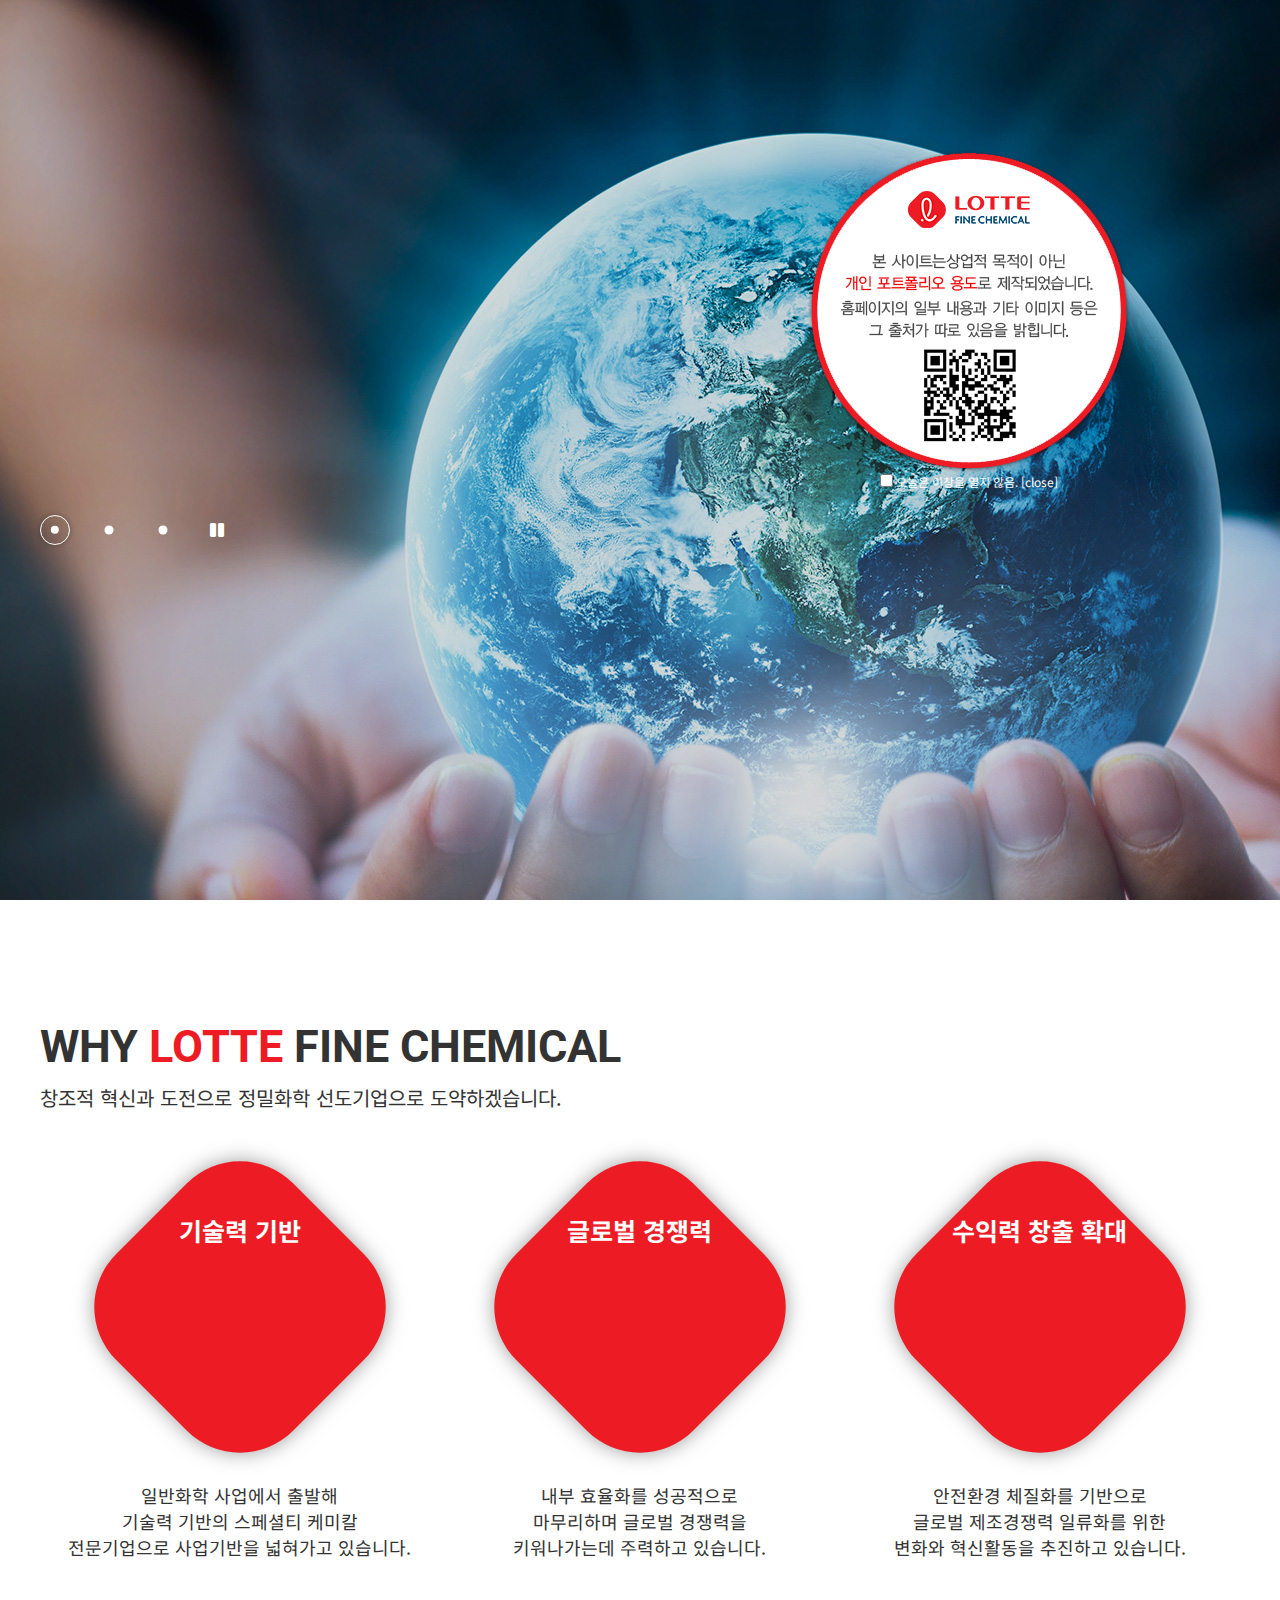
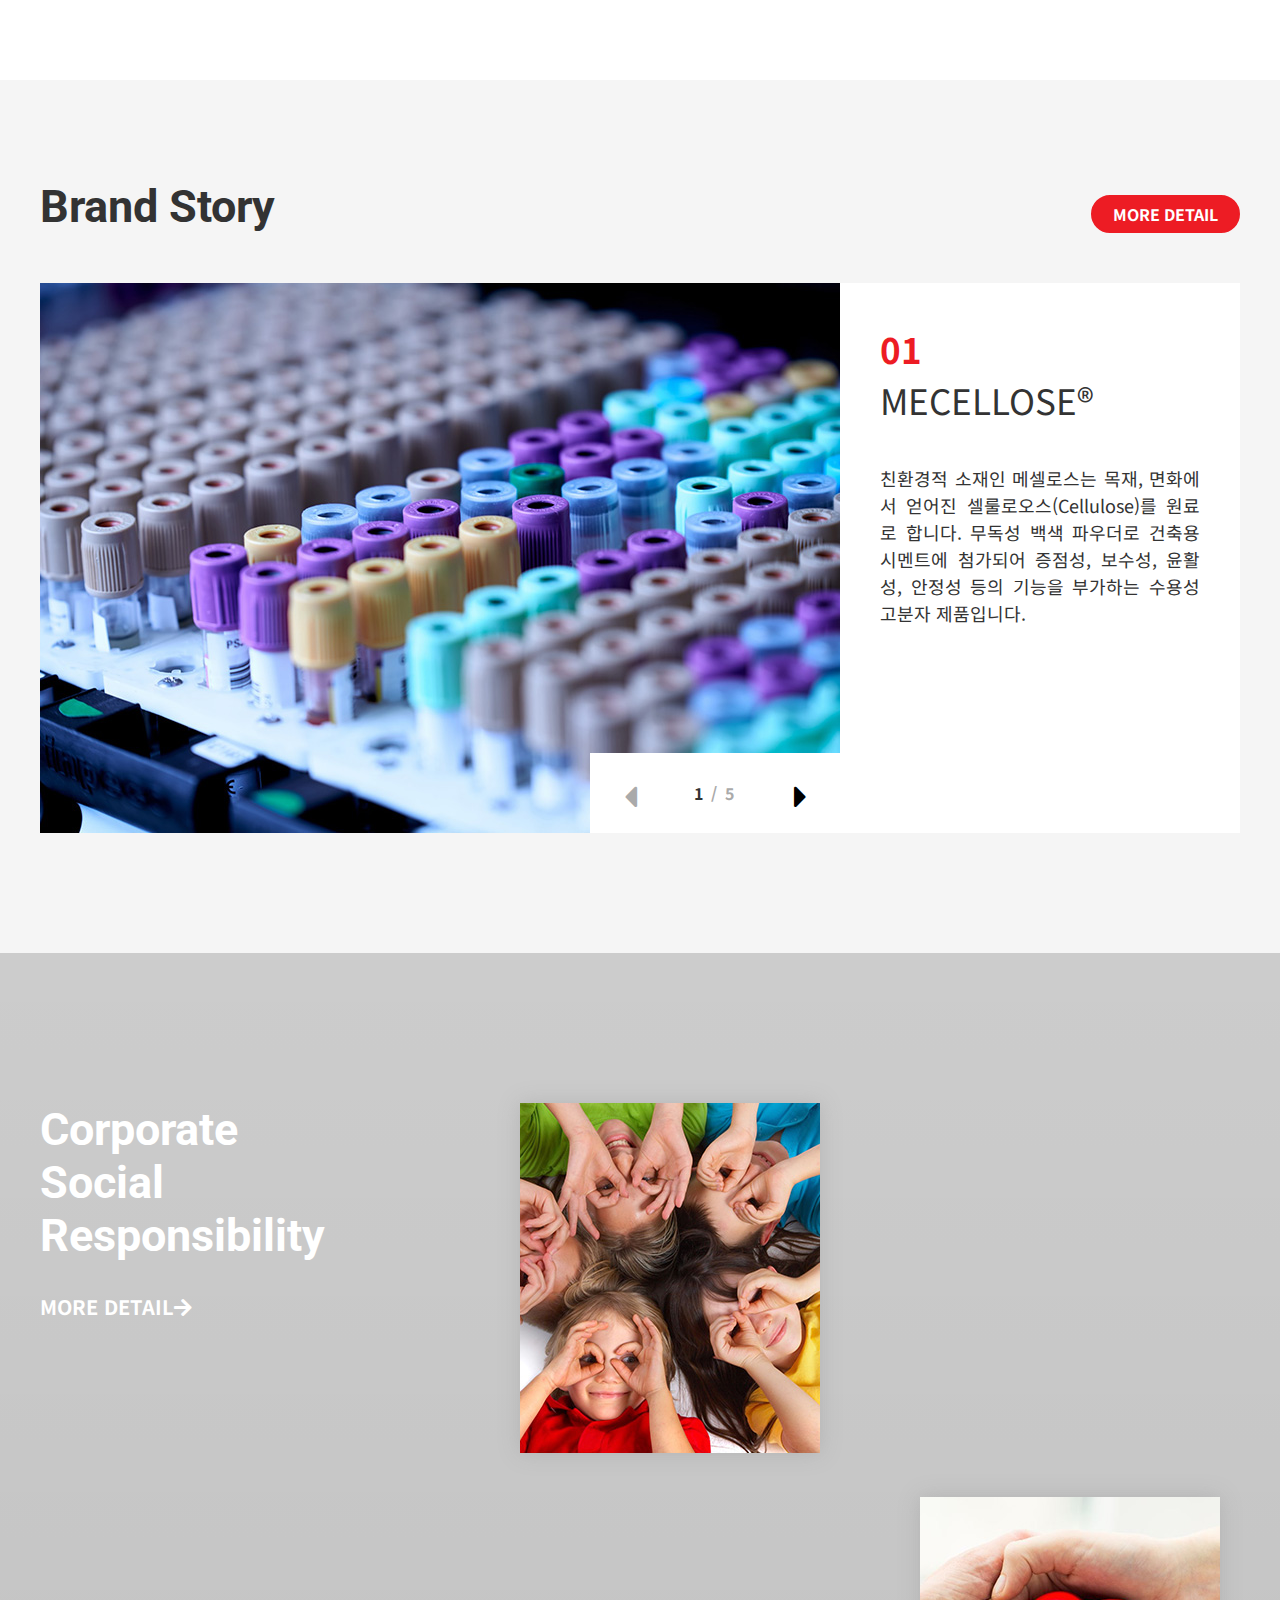
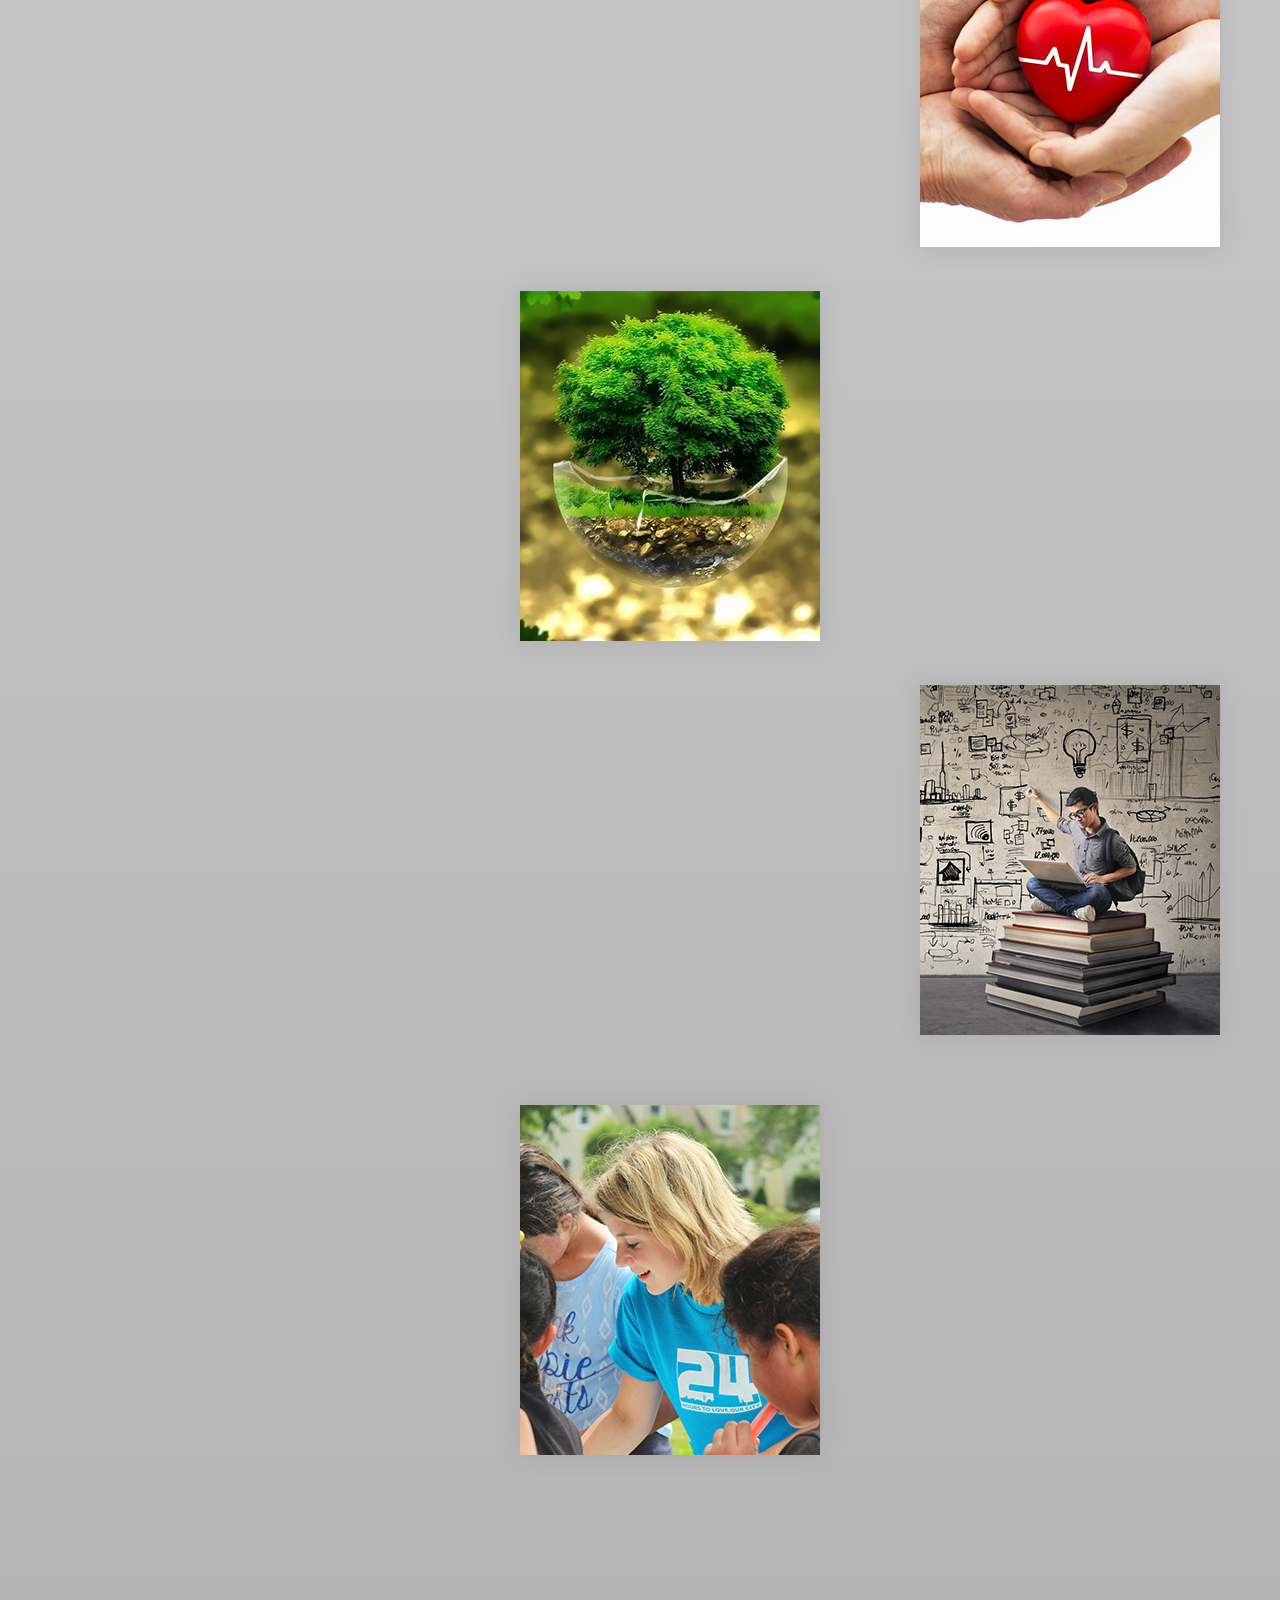
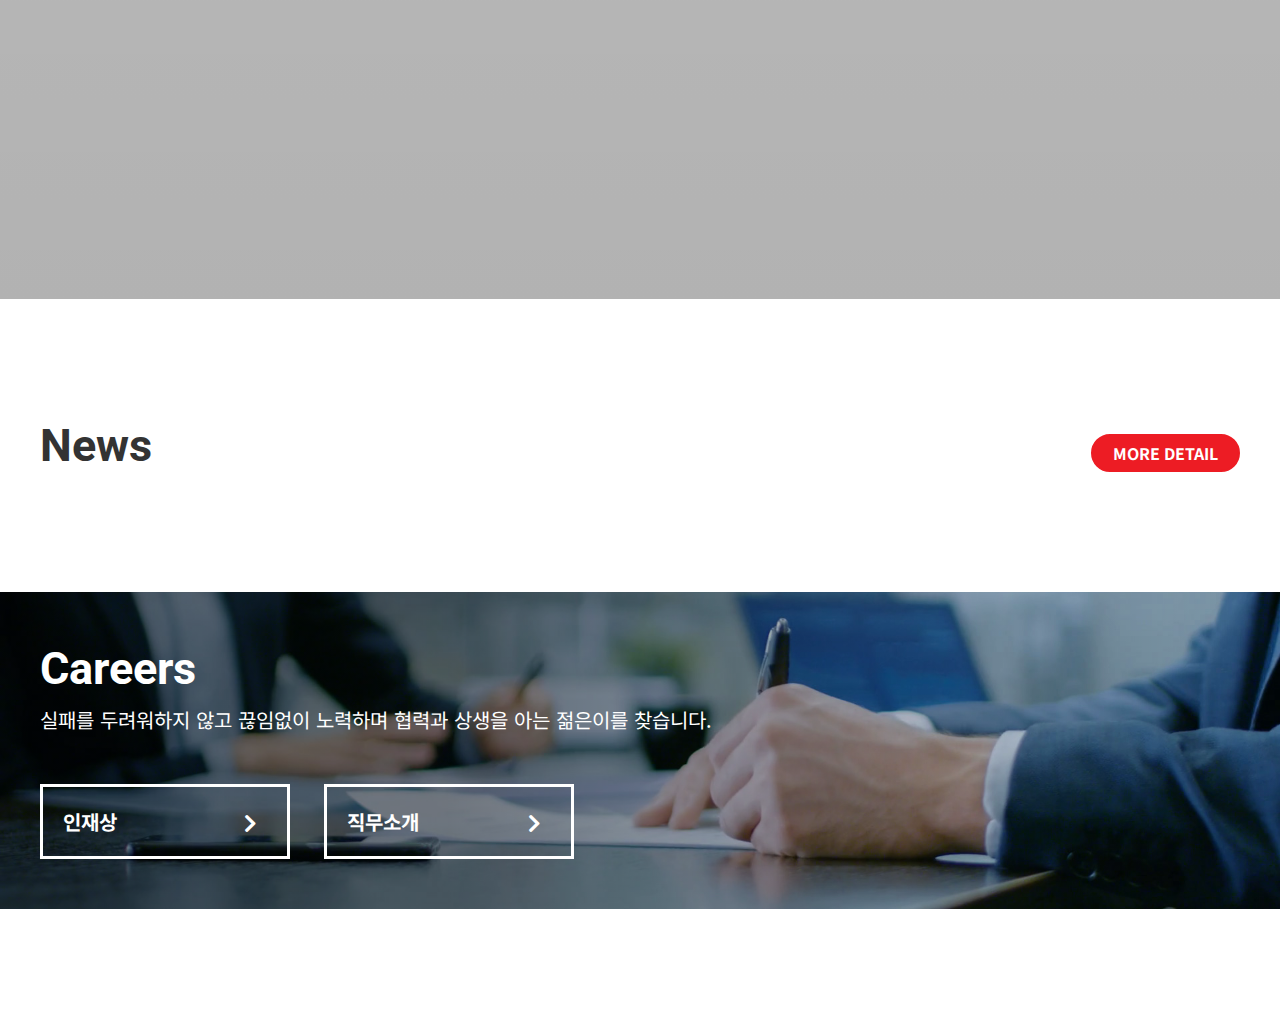
<file: index.html>
<?
	session_start();
    @extract($_GET);
    @extract($_POST);
    @extract($_SESSION);
?>

<!DOCTYPE html>
<html lang="ko">
<head>
    <meta charset="UTF-8">
    <meta name="viewport" content="width=device-width, initial-scale=1.0">
    <title>LOTTE FINE CHEMICAL</title>
    <link rel="shortcut icon" type="image/x-icon" href="favicon.ico">
    <link rel="stylesheet" href="https://use.fontawesome.com/releases/v5.15.4/css/all.css" integrity="sha384-DyZ88mC6Up2uqS4h/KRgHuoeGwBcD4Ng9SiP4dIRy0EXTlnuz47vAwmeGwVChigm" crossorigin="anonymous">
    <link rel="stylesheet" href="./common/css/common.css">
    <link rel="stylesheet" href="./maincss/main.css">
    <script src="./common/js/prefixfree.min.js"></script>
    <script src="./mainjs/mainpopup.js"></script>
</head>
<body>
    <? include "./common/main_header.html" ?>

        <div class="visual">
            <ul class="visual_slider">
                <li class="slide-active">
                    <div class="visual_img"></div>
                    <p>
                        World-Leading<br>Specialty Chemical Company
                        <span>환경과의 조화를 생각하는 회사</span>
                    </p>
                </li>
                <li>
                    <div class="visual_img"></div>
                    <p>
                        Highest Quality Chemicals<br>Most Trusted Partner
                        <span>품질을 최우선으로 여기는 회사</span>
                    </p>
                </li>
                <li>
                    <div class="visual_img"></div>
                    <p>
                        Better Life with<br>Lotte Fine Chemical
                        <span>인간의 미래를 건강하게 만드는 회사</span>
                    </p>
                </li>
            </ul>
            <div class="visual_bullets">
                <span class="bullet-active"></span>
                <span></span>
                <span></span>
                <span class="visual_control"></span>
            </div>
        </div>

        <article id="content">
            <h2 class="hidden">본문콘텐츠영역</h2>
            <!-- company -->
            <section class="company">
                <div class="center_container">
                    <div class="title_box">
                        <h3>WHY <span>LOTTE</span> FINE CHEMICAL</h3>
                        <p>창조적 혁신과 도전으로 정밀화학 선도기업으로 도약하겠습니다.</p>
                    </div>
                    <ul>
                        <li>
                            <div class="company_img">
                                <div class="icon"></div>
                                <p>기술력 기반</p>
                            </div>
                            <p>일반화학 사업에서 출발해<br>기술력 기반의 스페셜티 케미칼<br>전문기업으로 사업기반을 넓혀가고 있습니다.</p>
                        </li>
                        <li>
                            <div class="company_img">
                                <div class="icon"></div>
                                <p>글로벌 경쟁력</p>
                            </div>
                            <p>내부 효율화를 성공적으로<br>마무리하며 글로벌 경쟁력을<br>키워나가는데 주력하고 있습니다.</p>
                        </li>
                        <li>
                            <div class="company_img">
                                <div class="icon"></div>
                                <p>수익력 창출 확대</p>
                            </div>
                            <p>안전환경 체질화를 기반으로<br>글로벌 제조경쟁력 일류화를 위한<br>변화와 혁신활동을 추진하고 있습니다.</p>
                        </li>
                    </ul>
                </div>
            </section>
            <!-- product -->
            <section class="product">
                <div class="center_container">
                    <div class="title_box">
                        <h3>Brand Story</h3>
                        <a href="./sub2/sub2_1.html" class="detail_btn">MORE DETAIL</a>
                    </div>
                    <div class="slide_container">
                        <ul class="img_items">
                            <li><img src="./images/product01.jpg" alt="MECELLOSE®"></li>
                            <li><img src="./images/product02.jpg" alt="HECELLOSE®"></li>
                            <li><img src="./images/product03.jpg" alt="AnyCoat®"></li>
                            <li><img src="./images/product04.jpg" alt="AnyAddy®"></li>
                            <li><img src="./images/product05.jpg" alt="EUROX®"></li>
                        </ul>
                        <div class="product_info">
                            <ul class="text_items">
                                <li>
                                    <span class="page">01</span>
                                    <dl>
                                        <dt>MECELLOSE®</dt>
                                        <dd>
                                            친환경적 소재인 메셀로스는 목재, 면화에서 얻어진 셀룰로오스(Cellulose)를 원료로 합니다. 
                                            무독성 백색 파우더로 건축용 시멘트에 첨가되어 증점성, 보수성, 윤활성, 안정성 등의 기능을 
                                            부가하는 수용성 고분자 제품입니다.
                                        </dd>
                                    </dl>
                                </li>
                                <li>
                                    <span class="page">02</span>
                                    <dl>
                                        <dt>HECELLOSE®</dt>
                                        <dd>
                                            친환경적 소재인 헤셀로스는 목재, 면화에서 얻어진 셀룰로오스(Cellulose)를 원료로 합니다. 
                                            무독성 백색 파우더로 페인트 및 삼푸 등의 헬스케어 제품에 첨가되어 증점성, 보습 효과 등의 
                                            기능을 향상시키는 수용성 고분자 제품입니다.
                                        </dd>
                                    </dl>
                                </li>
                                <li>
                                    <span class="page">03</span>
                                    <dl>
                                        <dt>AnyCoat®</dt>
                                        <dd>
                                            무독성 백색 파우더 제품으로 점성, 수용성, 보수성 등을 이용하여 약물의 전달기능(알약용 코팅 
                                            및 캡슐 원재료)을 향상시키는 고기능성 제품입니다.
                                        </dd>
                                    </dl>
                                </li>
                                <li>
                                    <span class="page">04</span>
                                    <dl>
                                        <dt>AnyAddy®</dt>
                                        <dd>
                                            AnyAddy®의 HPMC와 MC는 EU, FDA, 그리고 FAO/WHO에서 식품 원료로서 인정받고 Kosher 및 Halal 인증을 
                                            보유한 안전한 식품 소재입니다. 무독성 백색 파우더 제품으로 점성, 수용성, 보수성 등을 이용하여 식품의 
                                            식감을 개선하는 제품입니다.
                                        </dd>
                                    </dl>
                                </li>
                                <li>
                                    <span class="page">05</span>
                                    <dl>
                                        <dt>EUROX®</dt>
                                        <dd>
                                            유록스는 롯데정밀화학에서 독자적으로 개발한 브랜드로서 차량용, 선박/산업용 CR장치에서 질소산화물 저감 
                                            목적의 촉매환원제 역할을 하는 요소수 용액입니다. 까다로운 생산공정과 품질관리 및 검수과정을 통해 
                                            세계최고 수준의 차량용 및 선박용 유록스를 생산하고 있습니다.
                                        </dd>
                                    </dl>
                                </li>
                            </ul>
                        </div>
                        <div class="slide_btn">
                            <button class="prev_btn"><i class="fas fa-caret-left"></i></button>
                            <p><span>1</span> / 5</p>
                            <button class="next_btn"><i class="fas fa-caret-right"></i></button>
                        </div>
                    </div>
                </div>
            </section>
            <!-- management -->
            <section class="management">
                <div class="center_container">
                    <div class="title_box">
                        <h3>Corporate<br>Social<br>Responsibility</h3>
                        <a href="./sub3/sub3_2.html" class="more_btn">MORE DETAIL</a>
                    </div>
                    <ul>
                        <li class="first">
                            <img src="./images/management01.jpg" alt="Fine Dream">
                            <h4>Fine Dream</h4>
                            <p>아동·청소년과 미혼모 가족의 꿈을 응원하고, 안정적인 삶을 영위하도록 다양한 지원활동을 펼치고 있습니다.</p>
                        </li>
                        <li>
                            <img src="./images/management02.jpg" alt="Fine Society">
                            <h4>Fine Society</h4>
                            <p>도움의 손길이 필요한 이웃과의 소중한 나눔활동을 통해 지역사회와의 상생을 도모하고 있습니다.</p>
                        </li>
                        <li>
                            <img src="./images/management03.jpg" alt="Fine Eco">
                            <h4>Fine Eco</h4>
                            <p>지속가능한 자연환경을 보전하기 위해 기후변화 대응활동과 녹색환경 캠페인을 전개하고 있습니다.</p>
                        </li>
                        <li>
                            <img src="./images/management04.jpg" alt="Fine Chemi">
                            <h4>Fine Chemi</h4>
                            <p>미래 화학산업을 이끌어갈 인재육성을 지원하고, 회사 제품과 기술을 접목한 나눔활동을 통해 업(業)과 연계한 사회공헌활동을 펼치고 있습니다.</p>
                        </li>
                        <li>
                            <img src="./images/management05.jpg" alt="Fine Synergy">
                            <h4>Fine Synergy</h4>
                            <p>롯데그룹사 및 지자체, 지역 사회공헌기관과의 협력을 통해 상생과 나눔의 가치를 더하고 있습니다.</p>
                        </li>
                    </ul>
                </div>
            </section>
            <!-- news -->
            <section class="news">
                <div class="center_container">
                    <div class="title_box">
                        <h3>News</h3>
                        <a href="./concert/list.php" class="detail_btn">MORE DETAIL</a>
                    </div>
                    <? include "./lib/func.php"; ?>	
                    <ul>
                        <? latest_article("concert", 3, 22); ?>
                    </ul>
                </div>
            </section>
            <!-- careers -->
            <section class="careers">
                <div class="center_container">
                    <div class="title_box">
                        <h3>Careers</h3>
                        <p>실패를 두려워하지 않고 끊임없이 노력하며 협력과 상생을 아는 젊은이를 찾습니다.</p>
                    </div>
                    <a href="./sub5/sub5_1.html">인재상<span><i class="fas fa-chevron-right"></i></span></a>
                    <a href="./sub5/sub5_2.html">직무소개<span><i class="fas fa-chevron-right"></i></span></a>
                </div>
            </section>
        </article>

        <? include "./common/main_footer.html" ?>

        <script src="./mainjs/main.js"></script>


    <!-- popup -->
    <div id="showimage" style="z-index:99;position:absolute;width:322px;right:150px;top:150px;">
        <script>
            function closeWin(){
                var chk = document.getElementById('Notice')
                if ( chk.checked ) {
                    setCookie( "Notice", "done" , 1); //1이란 숫자는 1일간 안보임을 뜻합니다. 날짜는 자신에 맞게 수정하세요
                }
            }

            if ( getCookie( "Notice" ) == "done" ) {
                hidebox();
            }
        </script>

        <div>
            <img src="popup/pop.png" alt="본 사이트는 상업적 목적이 아닌 개인 포트폴리오 용도로 만들어졌습니다. 홈페이지의 일부 내용과 기타 이미지 등은 그 출처가 따로 있음을 밝힙니다." />
        </div>
        <div style="font-size:12px;text-align:center;color:#fff;">
            <input type="checkbox" name="Notice" id="Notice" value="" title="오늘은 이창을 열지 않음 선택상자">
            <label for="Notice">오늘은 이창을 열지 않음.</label>
            <a href="#" style="color:#fff;" onclick="closeWin();hidebox();return false;"> [close] </a>
        </div>
    </div>

</body>
</html>
</file>
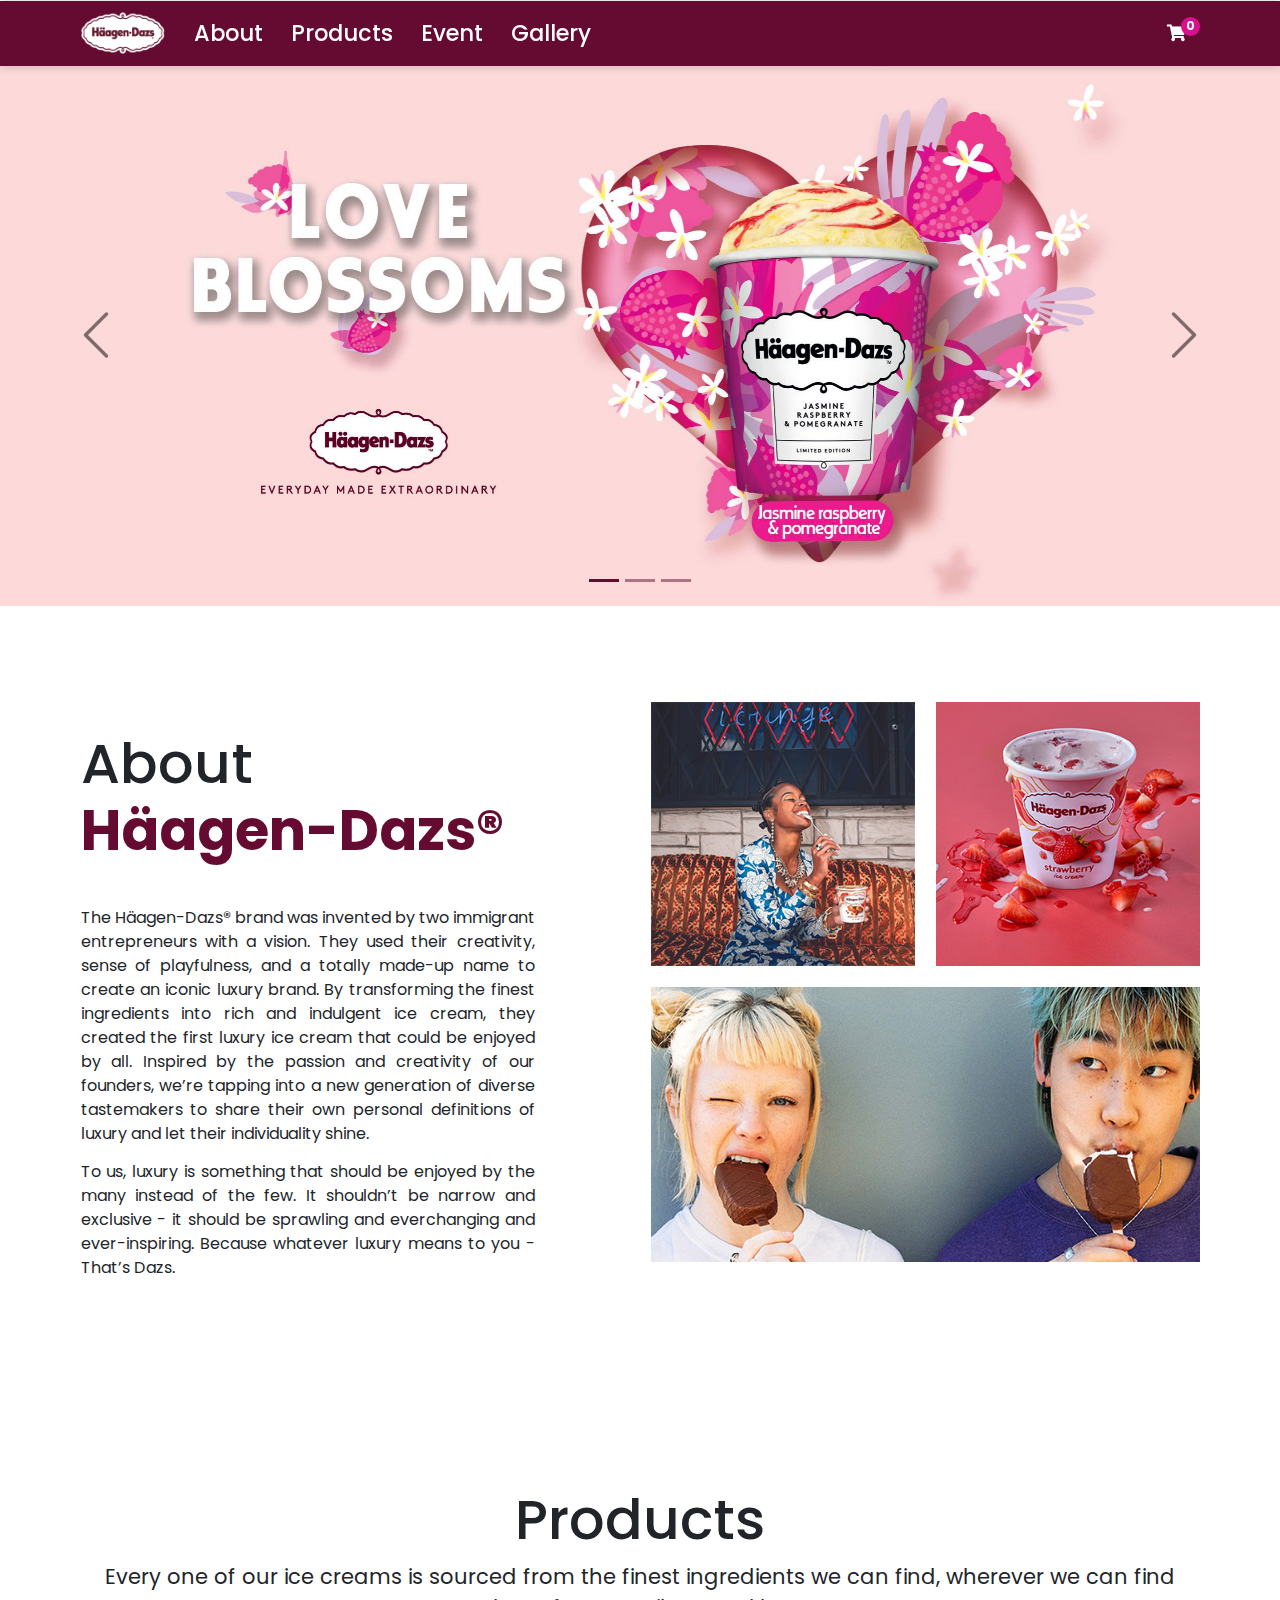
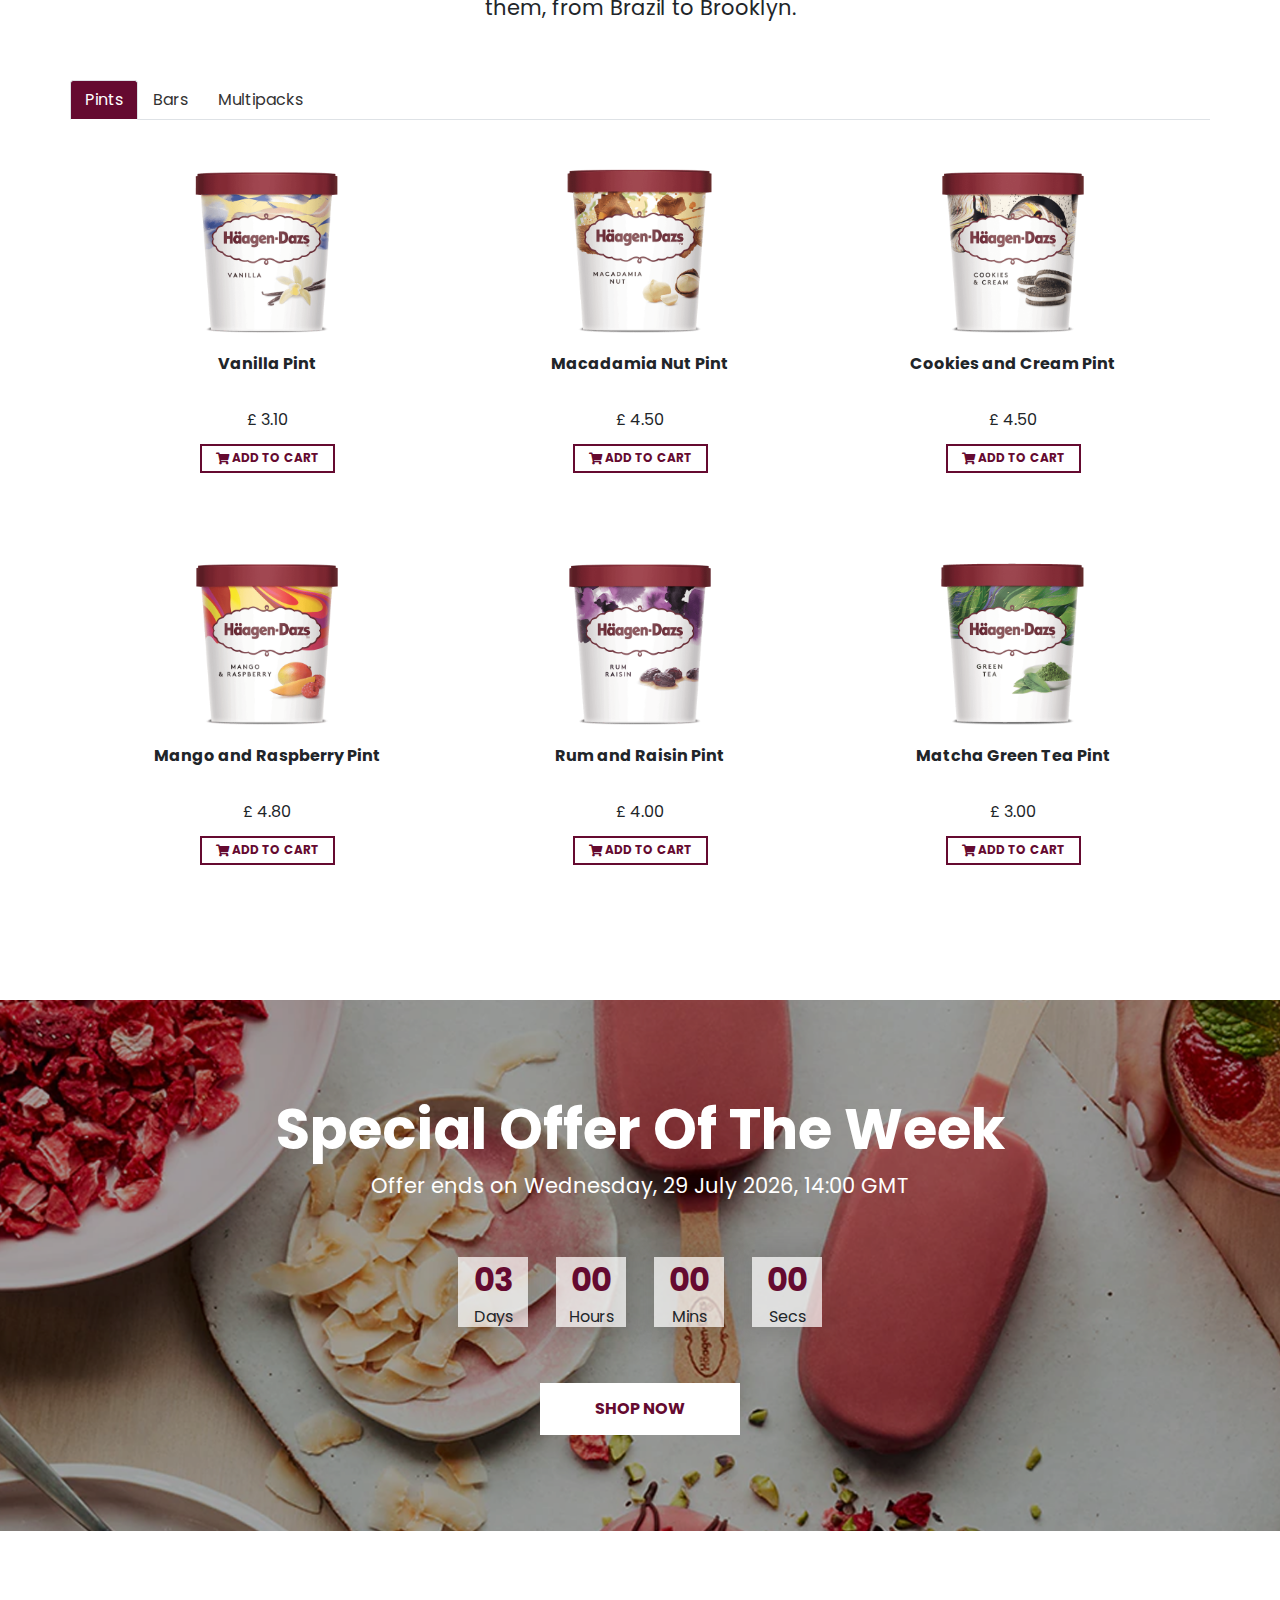
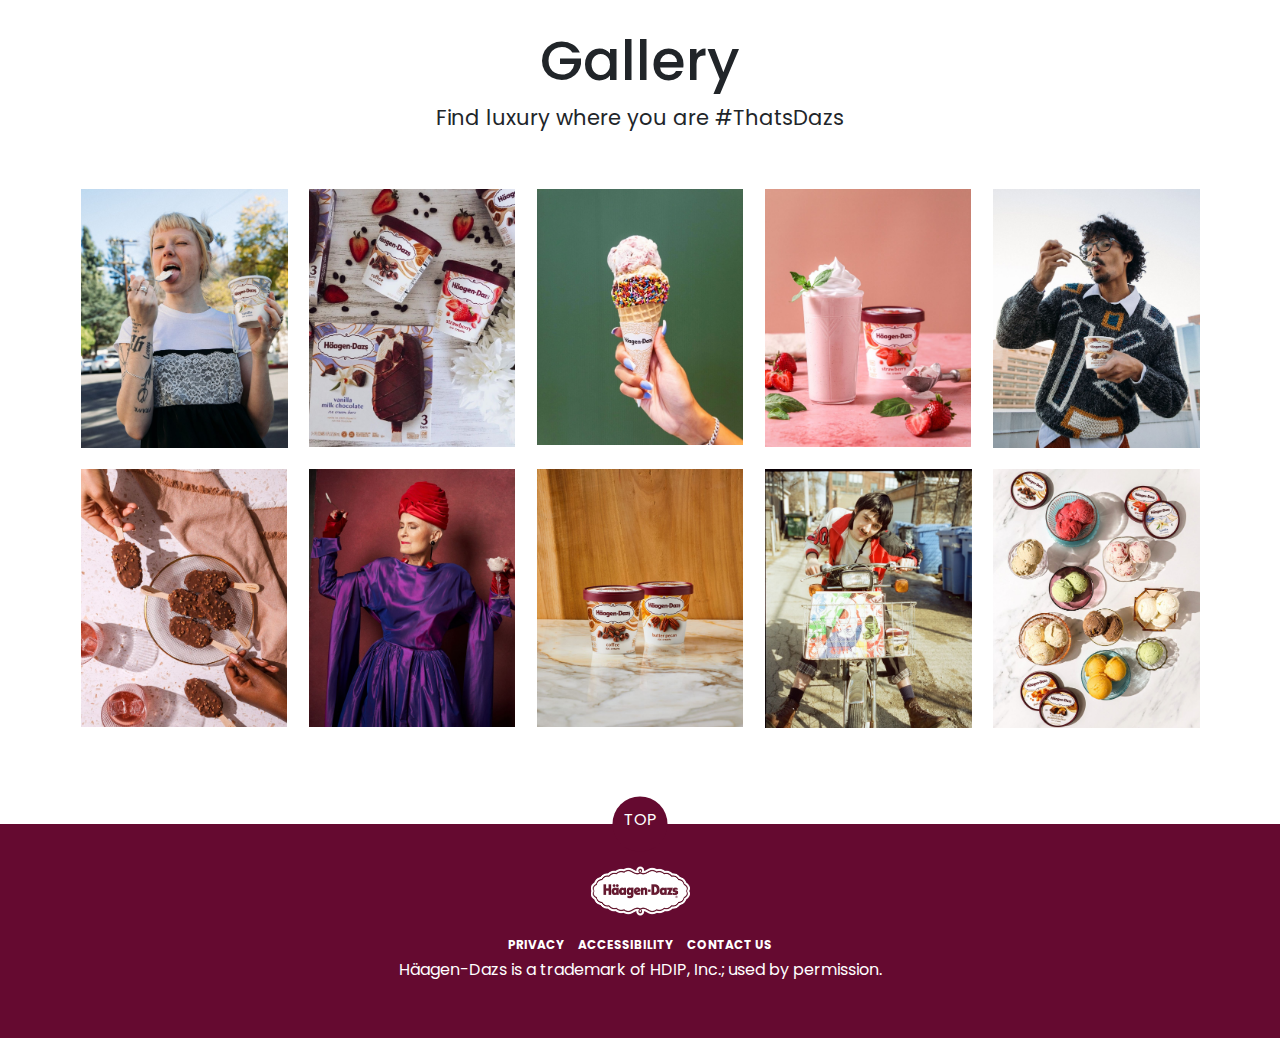
<file: bootstrap/index.html>
<!DOCTYPE html>
<html lang="en">
<head>
    <meta charset="UTF-8">
    <meta http-equiv="X-UA-Compatible" content="IE=edge">
    <meta name="viewport" content="width=device-width, initial-scale=1.0">
    <title>Häagen-Dazs</title>

    <link rel="shortcut icon" type="image/x-icon" href="./favicon.ico">
    <link rel="apple-touch-icon-precomposed" href="./app_icon.png">
    <link rel="apple-touch-startup-image" href="./startup.png">

    <link rel="stylesheet" href="./css/bootstrap.min.css">
    <link rel="stylesheet" href="./css/layout.css">

    <link rel="stylesheet" href="https://use.fontawesome.com/releases/v5.15.4/css/all.css" integrity="sha384-DyZ88mC6Up2uqS4h/KRgHuoeGwBcD4Ng9SiP4dIRy0EXTlnuz47vAwmeGwVChigm" crossorigin="anonymous">
    <script>
        // <![CDATA[
            try {
                window.addEventListener('load', function(){
                    setTimeout(scrollTo, 0, 0, 1); 
                }, false);
            } catch(e) {}
        // ]]>
    </script>
</head>
<body data-bs-spy="scroll" data-bs-target=".navbar" data-bs-offset="100">
    <div id="skipNav">
        <a href="#content">Skip to main content</a>
		<a href="#gnb">Skip to navigation</a>
    </div>

    <header id="headerArea">
        <h1 class="hidden">Häagen-Dazs</h1>
        <nav class="navbar navbar-expand-lg navbar-dark fixed-top">
            <h2 class="hidden">Navigation</h2>
            <div class="container">
                <a class="navbar-brand" href="index.html"><img src="./images/logo.png" class="img-fluid" alt="Häagen-Dazs logo"></a>
                <div class="nav_btns">
                    <button class="cart_open text-white" type="button">
                        <i class="fas fa-shopping-cart"></i>
                        <span>0</span>
                    </button>
                    <button class="navbar-toggler" type="button" data-bs-toggle="collapse" data-bs-target="#navbarNav" aria-controls="navbarNav" aria-expanded="false" aria-label="Toggle navigation">
                        <span class="ti-align-justify navbar-toggler-icon"></span>
                    </button>
                </div>
                <div class="collapse navbar-collapse" id="navbarNav">
                    <ul class="navbar-nav">
                        <li class="nav-item">
                            <h3 class="mb-0"><a class="nav-link px-3" href="#about">About</a></h3>
                        </li>
                        <li class="nav-item">
                            <h3 class="mb-0"><a class="nav-link px-3" href="#products">Products</a></h3>
                        </li>
                        <li class="nav-item">
                            <h3 class="mb-0"><a class="nav-link px-3" href="#event">Event</a></h3>
                        </li>
                        <li class="nav-item">
                            <h3 class="mb-0"><a class="nav-link px-3" href="#gallery">Gallery</a></h3>
                        </li>
                    </ul>
                </div>
            </div>
        </nav>
    </header>

    <div class="cart_container col-12 col-md-6 col-lg-5 col-xxl-4">
        <div class="container">
            <div class="row">
                <div class="cart_header px-4 py-2 d-flex justify-content-between">
                    <p>CART</p>
                    <a href="#" class="cart_close"><i class="fas fa-times"></i></a>
                </div>
            </div>
            <div class="row">
                <ul class="cart_list px-4"></ul>
            </div>
            <div class="row">
                <div class="cart_footer px-4 py-5">
                    <p>Total : <span class="total_price">£ 0.00</span></p>
                    <a href="#" class="checkout">Checkout</a>
                </div>
            </div>
        </div>
    </div>

    <div class="main_visual">
        <div id="carouselExampleIndicators" class="carousel slide carousel-dark" data-bs-ride="carousel">
            <div class="carousel-indicators">
                <button type="button" data-bs-target="#carouselExampleIndicators" data-bs-slide-to="0" class="active" aria-current="true" aria-label="Slide 1"></button>
                <button type="button" data-bs-target="#carouselExampleIndicators" data-bs-slide-to="1" aria-label="Slide 2"></button>
                <button type="button" data-bs-target="#carouselExampleIndicators" data-bs-slide-to="2" aria-label="Slide 3"></button>
            </div>
            <div class="carousel-inner">
                <div class="carousel-item active">
                    <img src="./images/visual01.jpg" alt="visual image">
                </div>
                <div class="carousel-item">
                    <img src="./images/visual02.jpg" alt="visual image">
                </div>
                <div class="carousel-item">
                    <img src="./images/visual03.jpg" alt="visual image">
                </div>
            </div>
            <button class="carousel-control-prev" type="button" data-bs-target="#carouselExampleIndicators" data-bs-slide="prev">
                <span class="carousel-control-prev-icon" aria-hidden="true"></span>
                <span class="visually-hidden">Previous</span>
            </button>
            <button class="carousel-control-next" type="button" data-bs-target="#carouselExampleIndicators" data-bs-slide="next">
                <span class="carousel-control-next-icon" aria-hidden="true"></span>
                <span class="visually-hidden">Next</span>
            </button>
        </div>
    </div>

    <article id="content">
        <h2 class="hidden">Main content</h2>
        <!-- about -->
        <section class="about" id="about">
            <div class="container">
                <div class="row">
                    <div class="about_con col-lg-5">
                        <div class="title_box">
                            <h3>About <span>Häagen-Dazs®</span></h3>
                        </div>
                        <p>The Häagen-Dazs® brand was invented by two immigrant entrepreneurs 
                            with a vision. They used their creativity, sense of playfulness, 
                            and a totally made-up name to create an iconic luxury brand. By 
                            transforming the finest ingredients into rich and indulgent ice 
                            cream, they created the first luxury ice cream that could be enjoyed 
                            by all. Inspired by the passion and creativity of our founders, we’re 
                            tapping into a new generation of diverse tastemakers to share their 
                            own personal definitions of luxury and let their individuality shine. 
                        </p>
                        <p class="d-none d-xl-block">
                            To us, luxury is something that should be enjoyed by the many instead 
                            of the few. It shouldn’t be narrow and exclusive - it should be sprawling 
                            and everchanging and ever-inspiring. Because whatever luxury means to you - 
                            That’s Dazs.
                        </p>
                    </div>
                    <div class="about_img col-lg-6 offset-lg-1">
                        <div class="row mb-4">
                            <img src="./images/about01.jpg" class="col-sm-6" alt="">
                            <img src="./images/about02.jpg" class="col-sm-6" alt="">
                        </div>
                        <div class="row">
                            <img src="./images/about03.jpg" alt="">
                        </div>
                    </div>
                </div>
            </div>
        </section>
        <!-- products -->
        <section class="products" id="products">
            <div class="container">
                <div class="row">
                    <div class="title_box text-center">
                        <h3>Products</h3>
                        <p>Every one of our ice creams is sourced from the finest ingredients we can find, wherever we can find them, from Brazil to Brooklyn.</p>
                    </div>
                </div>
                <div class="row">
                    <div class="nav nav-tabs">
                        <button type="butotn" class="nav-link active" data-bs-toggle="tab" data-bs-target="#tab-pints">Pints</button>
                        <button type="butotn" class="nav-link" data-bs-toggle="tab" data-bs-target="#tab-bars">Bars</button>
                        <button type="butotn" class="nav-link" data-bs-toggle="tab" data-bs-target="#tab-multipacks">Multipacks</button>
                    </div>
                    <div class="tab-content">
                        <div class="tab-pane pane active show fade" id="tab-pints">
                            <div class="row mx-0 category_pints"></div>
                        </div>
                        <div class="tab-pane pane fade" id="tab-bars">
                            <div class="row mx-0 category_bars"></div>
                        </div>
                        <div class="tab-pane pane fade" id="tab-multipacks">
                            <div class="row mx-0 category_multipacks"></div>
                        </div>
                    </div>
                </div>
            </div>
        </section>
        <!-- event -->
        <section class="event" id="event">
            <div class="container">
                <div class="row">
                    <div class="title_box text-center text-white">
                        <h3 class="fw-bold">Special Offer Of The Week</h3>
                        <p class="event_notice">Offer ends on</p>
                    </div>
                </div>
                <div class="row">
                    <ul class="countdown_box d-flex justify-content-center align-items-center">
                        <li class="mx-3"><span>03</span>Days</li>
                        <li class="mx-3"><span>00</span>Hours</li>
                        <li class="mx-3"><span>00</span>Mins</li>
                        <li class="mx-3"><span>00</span>Secs</li>
                    </ul>
                </div>
                <div class="row mt-5">
                    <a href="#" class="shop_now text-center py-3 m-auto">SHOP NOW</a>
                </div>
            </div>
        </section>
        <!-- gallery -->
        <section class="gallery" id="gallery">
            <div class="container">
                <div class="row">
                    <div class="title_box text-center">
                        <h3>Gallery</h3>
                        <p>Find luxury where you are #ThatsDazs</p>
                    </div>
                </div>
                <div class="row gy-4 row-cols-2 row-cols-md-4 row-cols-lg-5">
                    <div class="col gallery_item">
                        <div><img src="./images/gallery01.jpg" alt="gallery image"></div>                        
                    </div>
                    <div class="col gallery_item">
                        <div><img src="./images/gallery02.jpg" alt="gallery image"></div>                        
                    </div>
                    <div class="col gallery_item">
                        <div><img src="./images/gallery03.jpg" alt="gallery image"></div>                        
                    </div>
                    <div class="col gallery_item">
                        <div><img src="./images/gallery04.jpg" alt="gallery image"></div>                        
                    </div>
                    <div class="col gallery_item">
                        <div><img src="./images/gallery05.jpg" alt="gallery image"></div>                        
                    </div>
                    <div class="col gallery_item">
                        <div><img src="./images/gallery06.jpg" alt="gallery image"></div>                        
                    </div>
                    <div class="col gallery_item d-none d-md-block">
                        <div><img src="./images/gallery07.jpg" alt="gallery image"></div>                        
                    </div>
                    <div class="col gallery_item d-none d-md-block">
                        <div><img src="./images/gallery08.jpg" alt="gallery image"></div>                        
                    </div>
                    <div class="col gallery_item d-none d-lg-block">
                        <div><img src="./images/gallery09.jpg" alt="gallery image"></div>                        
                    </div>
                    <div class="col gallery_item d-none d-lg-block">
                        <div><img src="./images/gallery10.jpg" alt="gallery image"></div>                        
                    </div>
                </div>
            </div>
        </section>
        <!-- Modal -->
        <div class="modal fade" id="gallery_modal" tabindex="-1" aria-labelledby="exampleModalLabel" aria-hidden="true">
            <div class="modal-dialog modal-dialog-centered">
                <div class="modal-content">
                    <div class="modal-header">
                        <p class="modal-title" id="exampleModalLabel">Gallery Image</p>
                        <button type="button" class="btn-close" data-bs-dismiss="modal" aria-label="Close"></button>
                    </div>
                    <div class="modal-body">
                        <img src="./images/gallery01.jpg" alt="gallery image">
                    </div>
                </div>
            </div>
        </div>
    </article>

    <footer id="footerArea" class="d-flex flex-column align-items-center py-5">
        <a class="topMove" href="#"><span>TOP</span></a>
        <div class="footer_logo mb-4"></div>
        <ul class="d-flex justify-content-center text-white mb-1 px-0">
            <li class="mx-2"><strong>PRIVACY</strong></li>
            <li class="mx-2"><strong>ACCESSIBILITY</strong></li>
            <li class="mx-2"><strong>CONTACT US</strong></li>
        </ul>
        <p class="text-white text-center">Häagen-Dazs is a trademark of HDIP, Inc.; used by permission.</p>
    </footer>

    <script src="./js/prefixfree.min.js"></script>
    <script src="./js/jquery-1.12.4.min.js"></script>
    <script src="./js/jquery-migrate-1.4.1.min.js"></script>
    <script src="./js/bootstrap.min.js"></script>
    <script src="./js/main_data.js"></script>
    <script src="./js/main.js"></script>
    
</body>
</html>
</file>
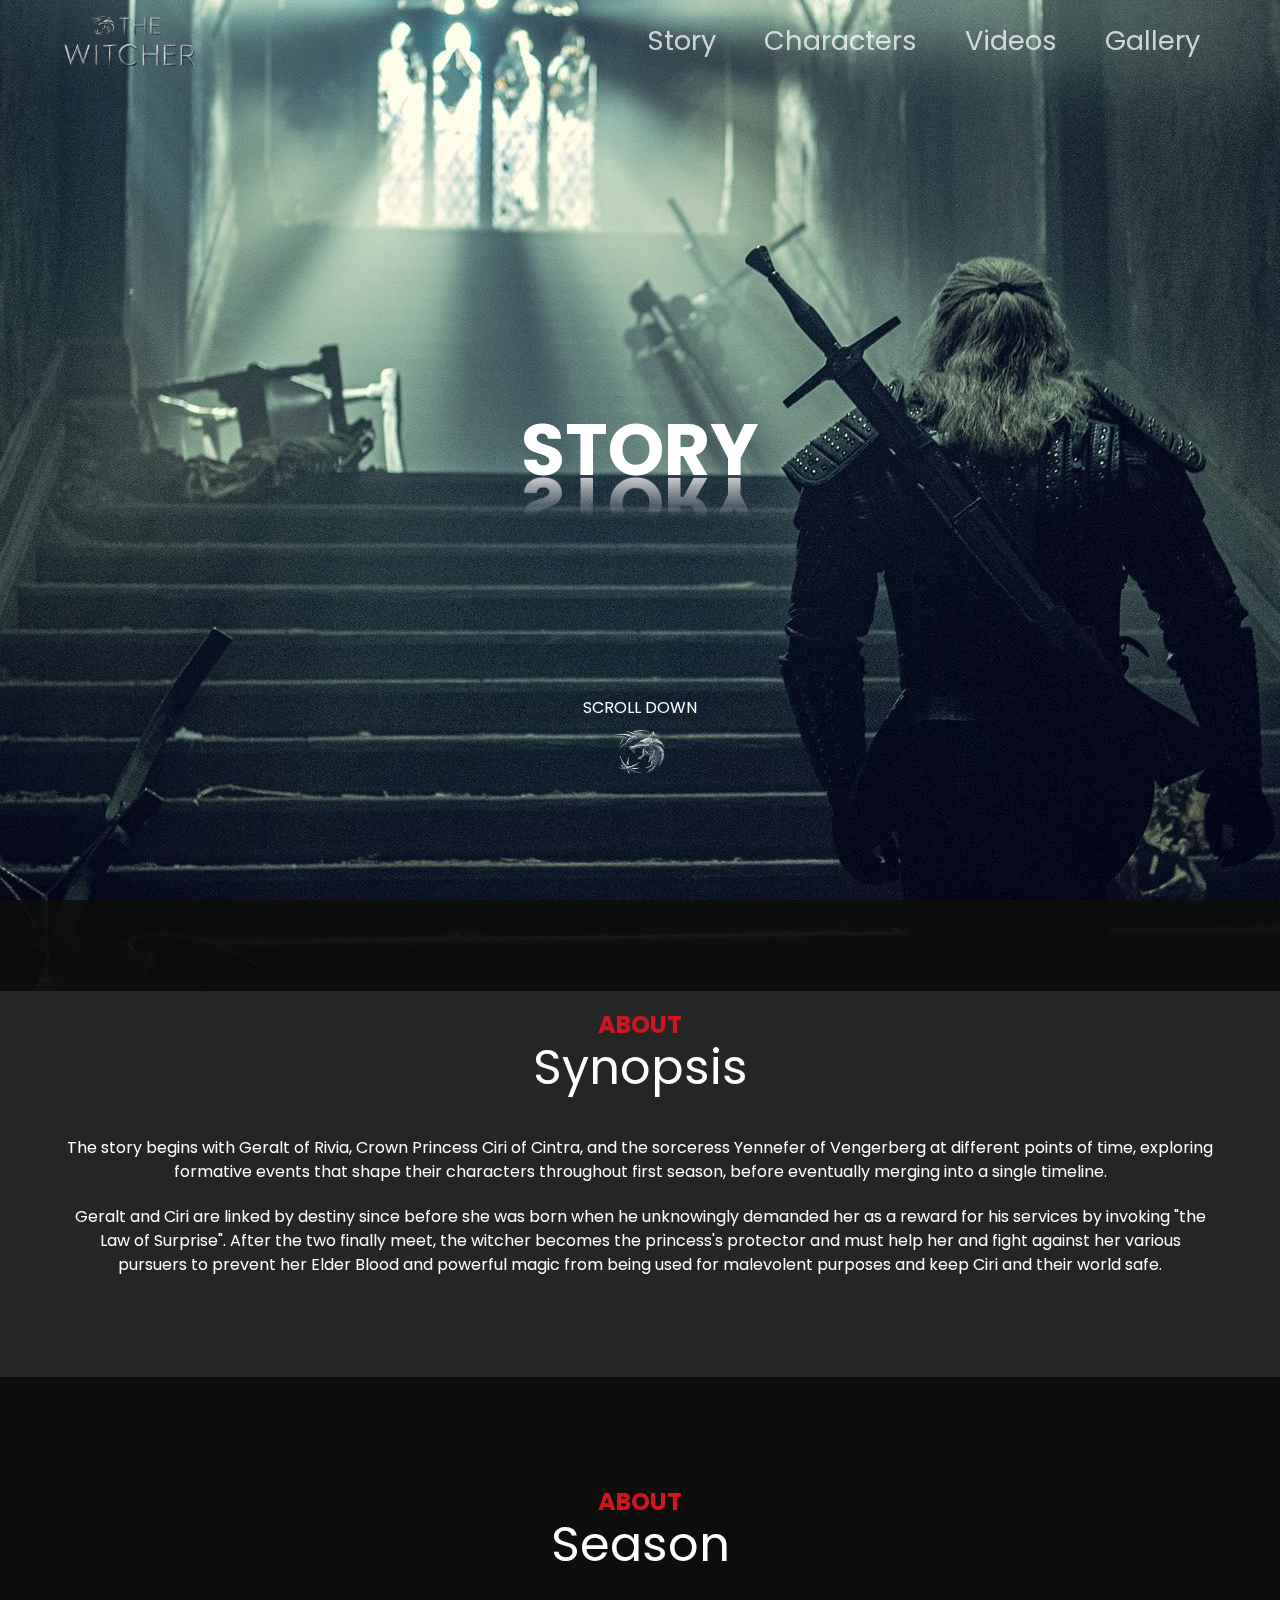
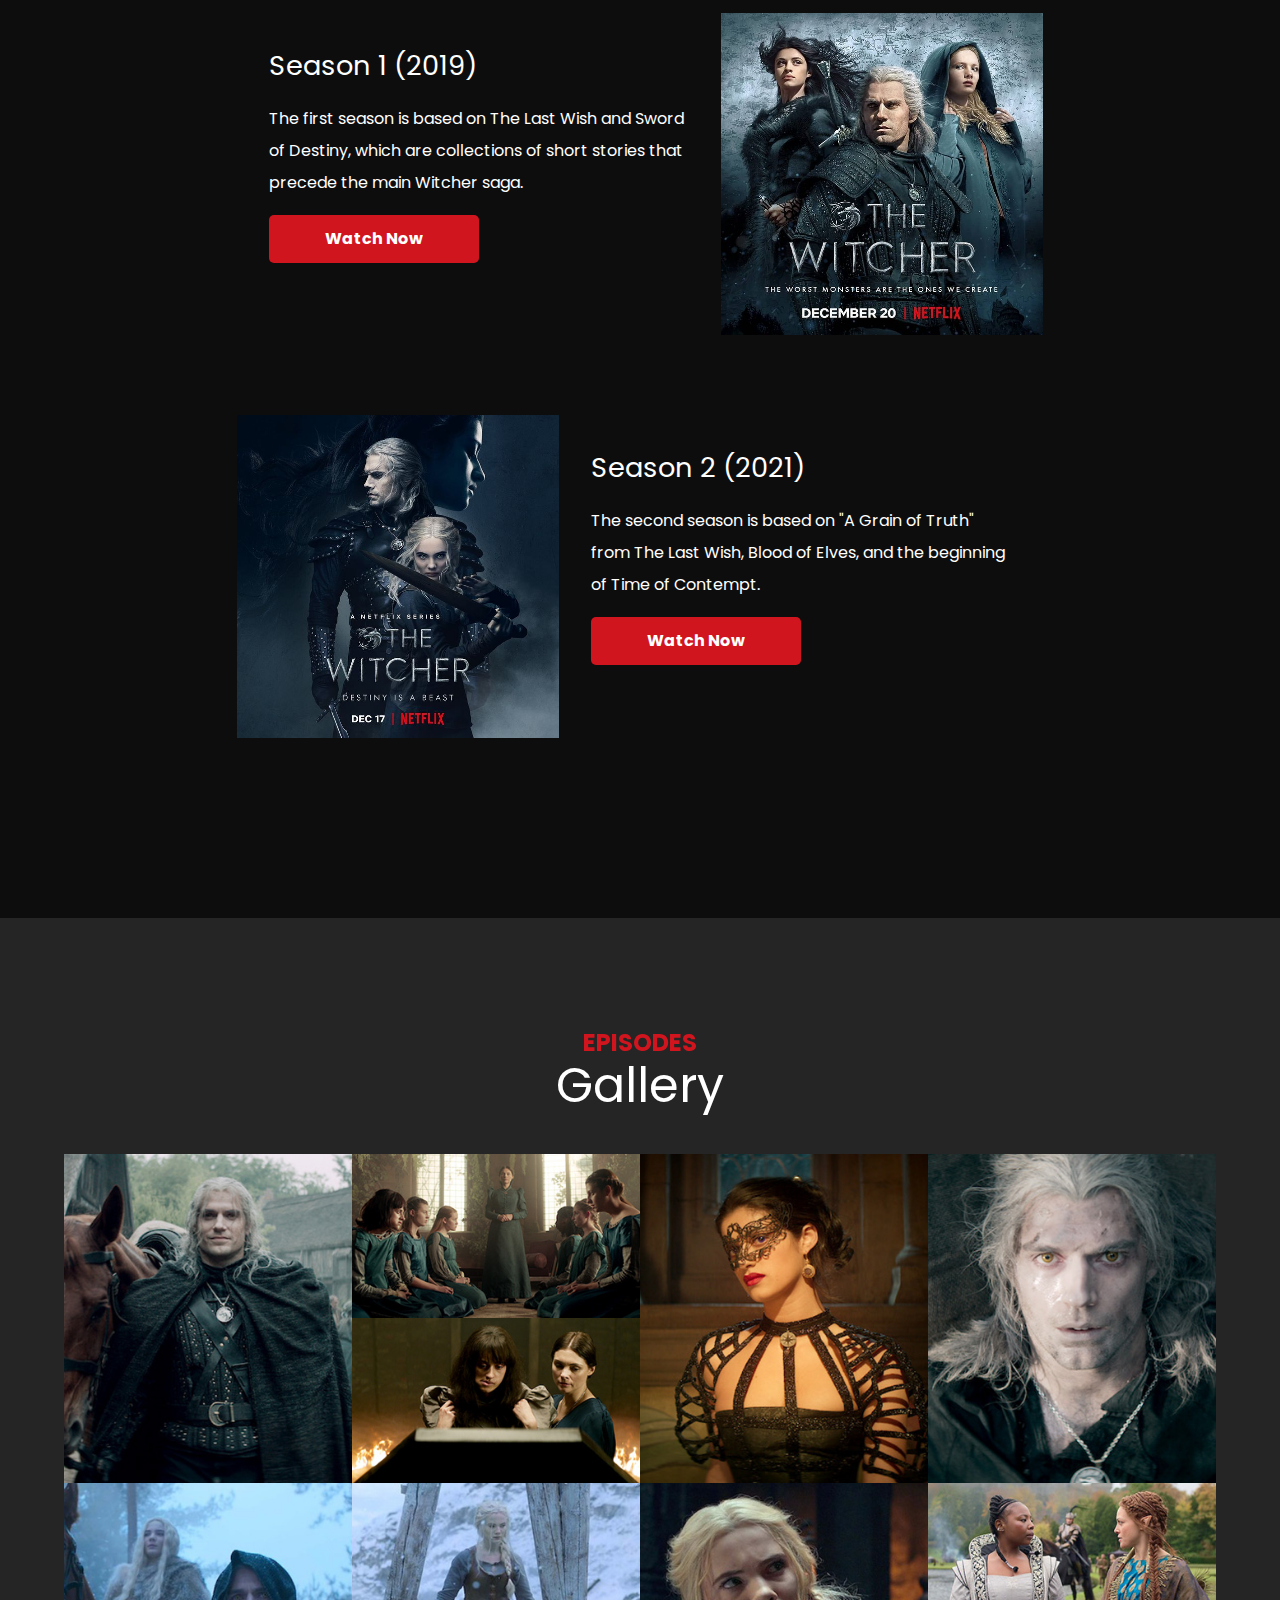
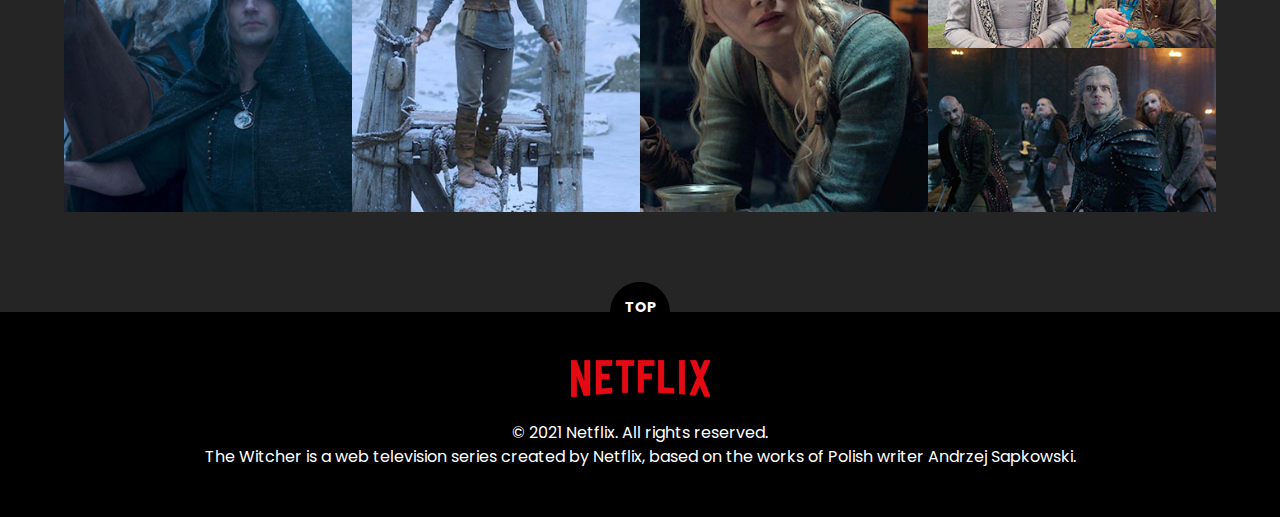
<file: media/sub1.html>
<!DOCTYPE HTML>
<html lang="en">
<head>
	<meta charset="UTF-8">
	<meta http-equiv="X-UA-Compatible" content="IE=edge">
	<meta name="viewport" content="width=device-width, initial-scale=1.0">
	<meta name="apple-mobile-web-app-capable" content="yes">
	<title>THE WITCHER</title>
	<link rel="shortcut icon" type="image/x-icon" href="./favicon.ico">
	<link rel="apple-touch-icon-precomposed" href="./app_icon.png">
	<link rel="apple-touch-startup-image" href="./startup.png">

	<link rel="stylesheet" href="./css/common.css">
	<link rel="stylesheet" href="./css/sub_common.css">
	<link rel="stylesheet" href="./css/sub1.css">
	<link rel="stylesheet" href="https://use.fontawesome.com/releases/v5.15.4/css/all.css" integrity="sha384-DyZ88mC6Up2uqS4h/KRgHuoeGwBcD4Ng9SiP4dIRy0EXTlnuz47vAwmeGwVChigm" crossorigin="anonymous">
	
	<script src="js/prefixfree.min.js"></script>

	<script>
		// <![CDATA[
			try {
				window.addEventListener('load', function(){
					setTimeout(scrollTo, 0, 0, 1); 
				}, false);
			} catch(e) {}
		// ]]>
	</script>
</head>

<body>
	<div id="skipNav">
		<a href="#content">Skip to main content</a>
		<a href="#gnb">Skip to navigation</a>
	</div>

	<div id="wrap">
		<header id="headerArea"></header>

		<div class="videoBox">
			<img src="./images/sub1/sub_bg.jpg" alt="visual image" id="imgBG">
			<p></p>
			<a class="scroll_down" href="#">SCROLL DOWN</a>
		</div>

		<article id="content">
			<h2 class="hidden">Story</h2>
			<!-- synopsis -->
			<div class="synopsis">
                <div class="center_container">
                    <h3>Synopsis</h3>
					<p>
						The story begins with Geralt of Rivia, Crown Princess Ciri of Cintra, 
						and the sorceress Yennefer of Vengerberg at different points of time, 
						exploring formative events that shape their characters throughout first 
						season, before eventually merging into a single timeline.
					</p>
					<p>
						Geralt and Ciri are linked by destiny since before she was born when he 
						unknowingly demanded her as a reward for his services by invoking "the 
						Law of Surprise". After the two finally meet, the witcher becomes the 
						princess's protector and must help her and fight against her various 
						pursuers to prevent her Elder Blood and powerful magic from being used 
						for malevolent purposes and keep Ciri and their world safe.
					</p>
                </div>
			</div>
			<!-- season -->
			<div class="season">
                <div class="center_container">
					<h3>Season</h3>
                    <div class="first_season">
						<dl>
							<dt>Season 1 (2019)</dt>
							<dd>
								The first season is based on The Last Wish and Sword of Destiny, 
								which are collections of short stories that precede the main Witcher saga.
								<a href="https://www.netflix.com/title/80189685" target="_blank" title="Watch on Netflix" class="watch_now">Watch Now</a>
							</dd>
						</dl>
						<div class="season_img">
							<img src="./images/sub1/season01.jpg" alt="season 1">
						</div>
					</div>
                    <div class="second_season">
						<dl>
							<dt>Season 2 (2021)</dt>
							<dd>
								The second season is based on "A Grain of Truth" from The Last Wish, 
								Blood of Elves, and the beginning of Time of Contempt.
								<a href="https://www.netflix.com/title/80189685" target="_blank" title="Watch on Netflix" class="watch_now">Watch Now</a>
							</dd>
						</dl>
						<div class="season_img">
							<img src="./images/sub1/season02.jpg" alt="season 2">
						</div>
					</div>
                </div>
			</div>
			<!-- episode_gallery -->
			<div class="episode_gallery">
                <div class="center_container">
					<h3>Gallery</h3>
					<div class="ep_gallery_wrap">
						<ul>
							<li>
								<img src="./images/sub1/episodes01.jpg" alt="episodes image">
								<div class="ep_info">
									<p>SEASON 1 EPISODE 1</p>
									<strong>The End’s Beginning</strong>
								</div>
							</li>
							<li>
								<img src="./images/sub1/episodes02.jpg" alt="episodes image">
								<div class="ep_info">
									<p>SEASON 1 EPISODE 2</p>
									<strong>Four Marks</strong>
								</div>
							</li>
							<li>
								<img src="./images/sub1/episodes03.jpg" alt="episodes image">
								<div class="ep_info">
									<p>SEASON 1 EPISODE 3</p>
									<strong>Betrayer Moon</strong>
								</div>
							</li>
						</ul>
						<ul>
							<li>
								<img src="./images/sub1/episodes04.jpg" alt="episodes image">
								<div class="ep_info">
									<p>SEASON 1 EPISODE 5</p>
									<strong>Bottled Appetites</strong>
								</div>
							</li>
							<li>
								<img src="./images/sub1/episodes05.jpg" alt="episodes image">
								<div class="ep_info">
									<p>SEASON 1 EPISODE 8</p>
									<strong>Much More</strong>
								</div>
							</li>
						</ul>
						<ul>
							<li>
								<img src="./images/sub1/episodes06.jpg" alt="episodes image">
								<div class="ep_info">
									<p>SEASON 2 EPISODE 1</p>
									<strong>A Grain of Truth</strong>
								</div>
							</li>
							<li>
								<img src="./images/sub1/episodes07.jpg" alt="episodes image">
								<div class="ep_info">
									<p>SEASON 2 EPISODE 3</p>
									<strong>What Is Lost</strong>
								</div>
							</li>
						</ul>
						<ul>
							<li>
								<img src="./images/sub1/episodes08.jpg" alt="episodes image">
								<div class="ep_info">
									<p>SEASON 2 EPISODE 5</p>
									<strong>Turn Your Back</strong>
								</div>
							</li>
							<li>
								<img src="./images/sub1/episodes09.jpg" alt="episodes image">
								<div class="ep_info">
									<p>SEASON 2 EPISODE 6</p>
									<strong>Dear Friend...</strong>
								</div>
							</li>
							<li>
								<img src="./images/sub1/episodes10.jpg" alt="episodes image">
								<div class="ep_info">
									<p>SEASON 2 EPISODE 8</p>
									<strong>Family</strong>
								</div>
							</li>
						</ul>
					</div>
                </div>
			</div>
		</article>

		<footer id="footerArea"></footer>
	</div>


	<script src="./js/jquery-1.12.4.min.js"></script>
	<script src="./js/jquery-migrate-1.4.1.min.js"></script>
	
	<script src="./js/common.js"></script>
	<script src="./js/sub_common.js"></script>
	<script src="./js/sub1.js"></script>

</body>
</html>
</file>
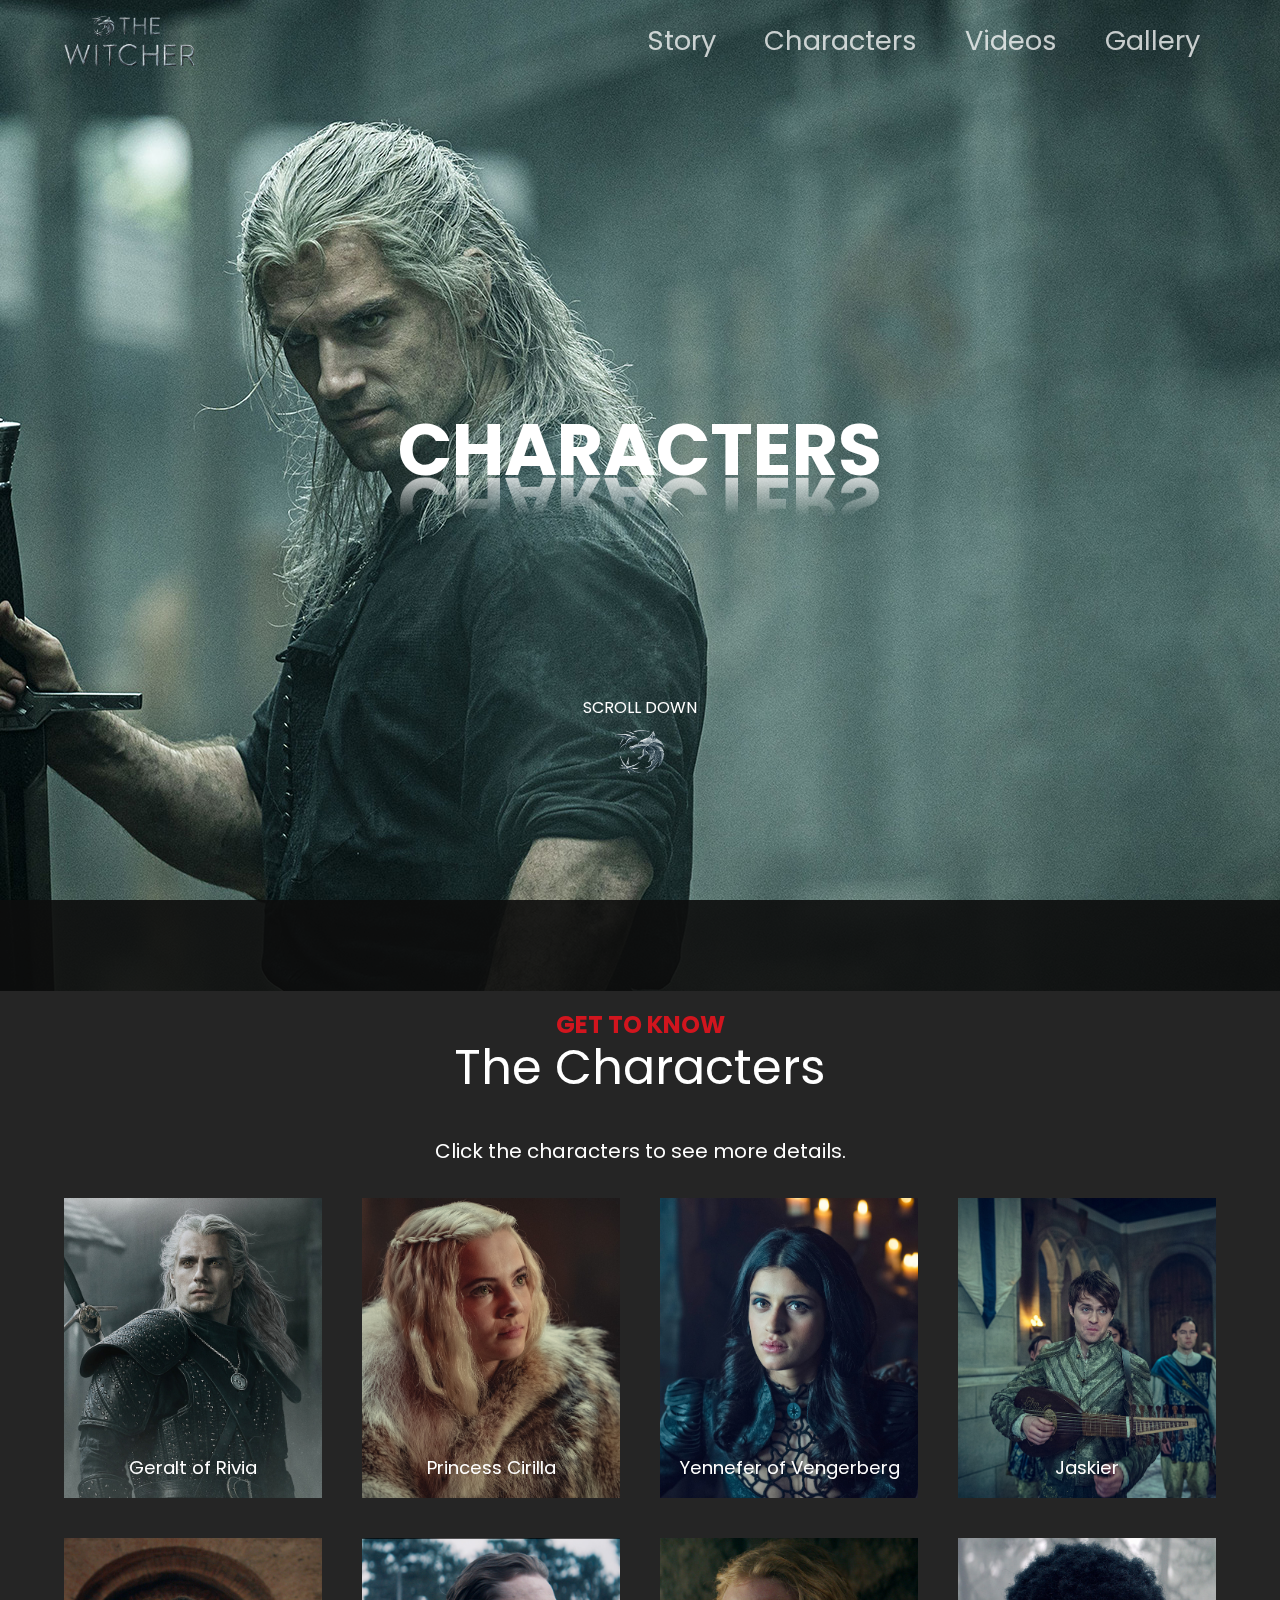
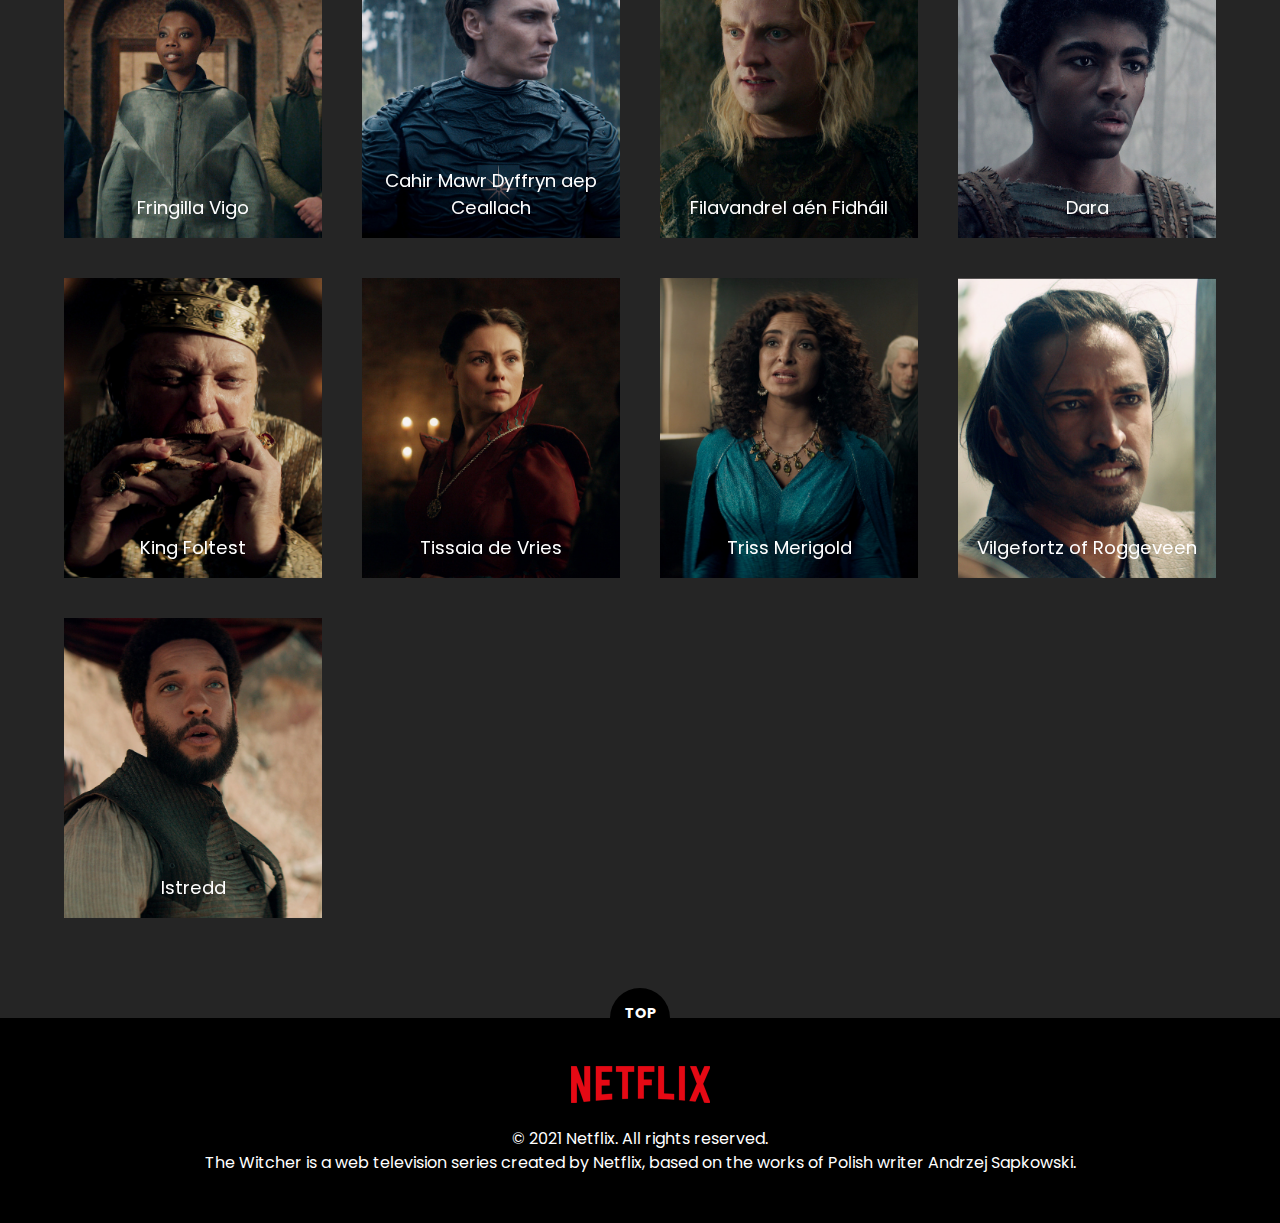
<file: media/sub2.html>
<!DOCTYPE HTML>
<html lang="en">
<head>
	<meta charset="UTF-8">
	<meta http-equiv="X-UA-Compatible" content="IE=edge">
	<meta name="viewport" content="width=device-width, initial-scale=1.0">
	<meta name="apple-mobile-web-app-capable" content="yes">
	<title>THE WITCHER</title>
	<link rel="shortcut icon" type="image/x-icon" href="./favicon.ico">
	<link rel="apple-touch-icon-precomposed" href="./app_icon.png">
	<link rel="apple-touch-startup-image" href="./startup.png">

	<link rel="stylesheet" href="./css/common.css">
	<link rel="stylesheet" href="./css/sub_common.css">
	<link rel="stylesheet" href="./css/sub2.css">
	<link rel="stylesheet" href="https://use.fontawesome.com/releases/v5.15.4/css/all.css" integrity="sha384-DyZ88mC6Up2uqS4h/KRgHuoeGwBcD4Ng9SiP4dIRy0EXTlnuz47vAwmeGwVChigm" crossorigin="anonymous">

	<script src="js/prefixfree.min.js"></script>

	<script>
		// <![CDATA[
			try {
				window.addEventListener('load', function(){
					setTimeout(scrollTo, 0, 0, 1); 
				}, false);
			} catch(e) {}
		// ]]>
	</script>
</head>

<body>
	<div id="skipNav">
		<a href="#content">Skip to main content</a>
		<a href="#gnb">Skip to navigation</a>
	</div>

	<div id="wrap">
		<header id="headerArea"></header>

		<div class="videoBox">
			<img src="./images/sub2/sub_bg.jpg" alt="visual image" id="imgBG">
			<p></p>
			<a class="scroll_down" href="#">SCROLL DOWN</a>
		</div>

		<article id="content">
			<h2 class="hidden">Characters</h2>
			<!-- characters_wrap -->
			<div class="characters_wrap">
				<div class="center_container">
					<h3>The Characters</h3>
					<p>Click the characters to see more details.</p>
					<ul></ul>
				</div>
			</div>
			<!-- characters_info -->
			<div class="characters_info pd-0">
				<div class="character_img"></div>
				<div class="character_text">
					<div>
						<p class="character_name"></p>
						<p class="character_desc"></p>
						<a href="#" class="character_close">BACK</a>
					</div>
				</div>
			</div>
		</article>

		<footer id="footerArea"></footer>
	</div>


	<script src="./js/jquery-1.12.4.min.js"></script>
	<script src="./js/jquery-migrate-1.4.1.min.js"></script>

	<script src="./js/common.js"></script>
	<script src="./js/sub_common.js"></script>
	<script src="./js/sub2.js"></script>

</body>
</html>
</file>
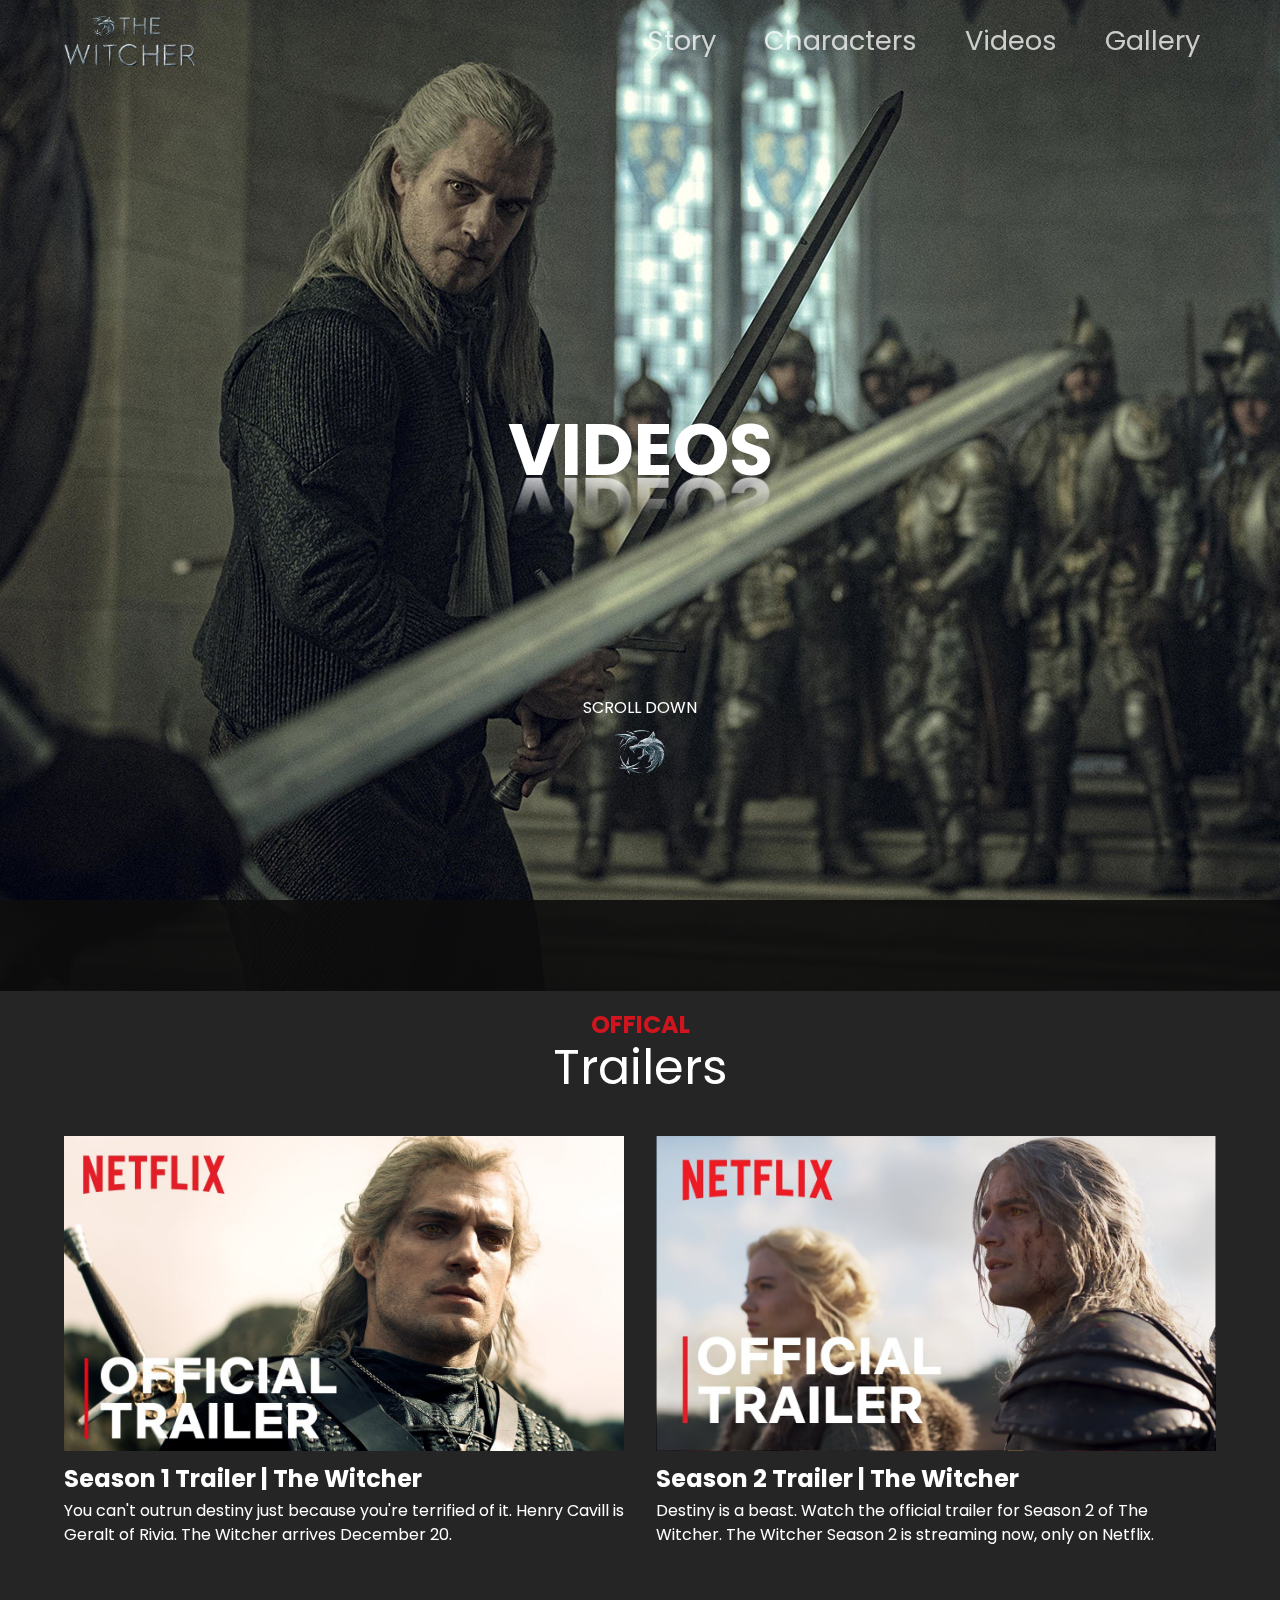
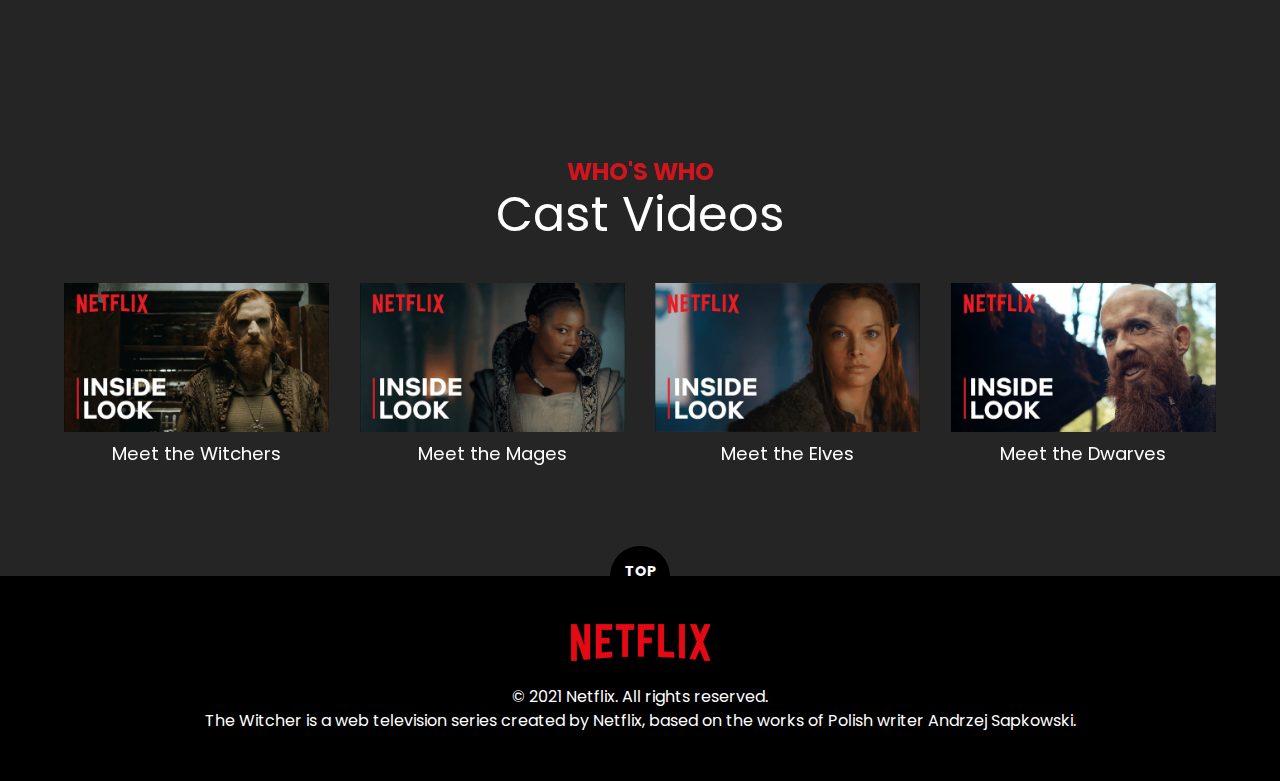
<file: media/sub3.html>
<!DOCTYPE HTML>
<html lang="en">
<head>
	<meta charset="UTF-8">
	<meta http-equiv="X-UA-Compatible" content="IE=edge">
	<meta name="viewport" content="width=device-width, initial-scale=1.0">
	<meta name="apple-mobile-web-app-capable" content="yes">
	<title>THE WITCHER</title>
	<link rel="shortcut icon" type="image/x-icon" href="./favicon.ico">
	<link rel="apple-touch-icon-precomposed" href="./app_icon.png">
	<link rel="apple-touch-startup-image" href="./startup.png">

	<link rel="stylesheet" href="./css/common.css">
	<link rel="stylesheet" href="./css/sub_common.css">
	<link rel="stylesheet" href="./css/sub3.css">
	<link rel="stylesheet" href="./css/magnific-popup.css">
	<link rel="stylesheet" href="https://use.fontawesome.com/releases/v5.15.4/css/all.css" integrity="sha384-DyZ88mC6Up2uqS4h/KRgHuoeGwBcD4Ng9SiP4dIRy0EXTlnuz47vAwmeGwVChigm" crossorigin="anonymous">
	
	<script src="js/prefixfree.min.js"></script>

	<script>
		// <![CDATA[
			try {
				window.addEventListener('load', function(){
					setTimeout(scrollTo, 0, 0, 1); 
				}, false);
			} catch(e) {}
		// ]]>
	</script>
</head>

<body>
	<div id="skipNav">
		<a href="#content">Skip to main content</a>
		<a href="#gnb">Skip to navigation</a>
	</div>

	<div id="wrap">
		<header id="headerArea"></header>

		<div class="videoBox">
			<img src="./images/sub3/sub_bg.jpg" alt="visual image" id="imgBG">
			<p></p>
			<a class="scroll_down" href="#">SCROLL DOWN</a>
		</div>

		<article id="content">
			<h2 class="hidden">Videos</h2>
			<!-- trailers -->
			<div class="trailers">
				<div class="center_container">
					<h3>Trailers</h3>
					<ul>
						<li>
							<a href="https://www.youtube.com/watch?v=ndl1W4ltcmg" class="popup-youtube">
								<img src="./images/sub3/trailer01.jpg" alt="season1 trailer">
							</a>
							<dl>
								<dt>Season 1 Trailer | The Witcher</dt>
								<dd>You can't outrun destiny just because you're terrified of it. Henry Cavill is Geralt of Rivia. The Witcher arrives December 20.</dd>
							</dl>
						</li>
						<li>
							<a href="https://www.youtube.com/watch?v=WX6e6ZLNmtA" class="popup-youtube">
								<img src="./images/sub3/trailer02.jpg" alt="season2 trailer">
							</a>
							<dl>
								<dt>Season 2 Trailer | The Witcher</dt>
								<dd>Destiny is a beast. Watch the official trailer for Season 2 of The Witcher. The Witcher Season 2 is streaming now,  only on Netflix.</dd>
							</dl>
						</li>
					</ul>
				</div>
			</div>
			<!-- cast -->
			<div class="cast">
				<div class="center_container">
					<h3>Cast Videos</h3>
					<ul>
						<li>
							<a href="https://www.youtube.com/watch?v=CCCIDnBmLfg" class="popup-youtube">
								<img src="./images/sub3/cast01.jpg" alt="Meet the Witchers">
							</a>
							<p>Meet the Witchers</p>
						</li>
						<li>
							<a href="https://www.youtube.com/watch?v=zG1rdTwS7gQ" class="popup-youtube">
								<img src="./images/sub3/cast02.jpg" alt="Meet the Mages">
							</a>
							<p>Meet the Mages</p>
						</li>
						<li>
							<a href="https://www.youtube.com/watch?v=BpVD_MrxwqM" class="popup-youtube">
								<img src="./images/sub3/cast03.jpg" alt="Meet the Elves">
							</a>
							<p>Meet the Elves</p>
						</li>
						<li>
							<a href="https://www.youtube.com/watch?v=HTj03zCXQlI" class="popup-youtube">
								<img src="./images/sub3/cast04.jpg" alt="Meet the Dwarves">
							</a>
							<p>Meet the Dwarves</p>
						</li>
					</ul>
				</div>
			</div>
		</article>

		<footer id="footerArea"></footer>
	</div>


	<script src="./js/jquery-1.12.4.min.js"></script>
	<script src="./js/jquery-migrate-1.4.1.min.js"></script>

	<script src="./js/jquery.magnific-popup.min.js"></script>
	<script>
		$(document).ready(function() {
		$('.popup-youtube').magnificPopup({
			disableOn: 700,
			type: 'iframe',
			mainClass: 'mfp-fade',
			removalDelay: 160,
			preloader: false,

			fixedContentPos: false
		});
	});
	</script>

	<script src="./js/common.js"></script>
	<script src="./js/sub_common.js"></script>

</body>
</html>
</file>
<file: common/css/common.css>
@charset "utf-8";

/* =============== Fonts =============== */
@import url('https://fonts.googleapis.com/css2?family=Noto+Sans+KR:wght@400;700&family=Roboto:wght@400;700&display=swap');
/*
font-family: 'Noto Sans KR', sans-serif;
font-family: 'Roboto', sans-serif;
font-weight: 400;
font-weight: 700;
*/

/* =============== CSS Reset =============== */
*{
  margin: 0; 
  padding: 0; 
  box-sizing: border-box;
}

html, body, div , span, applet, object, iframe,
h1, h2, h3, h4, h5, h6, p, blockquote, pre,
a, abbr, acronym, address, big, cite, code,
del, dfn, em, img, ins, kbd, q, s, samp,
small, strike, strong, sub, sup, tt, var,
b, u, i, center,
dl, dt, dd, ol, ul, li,
fieldset, form, label, legend,
table, caption, tbody, tfoot, thead, tr, th, td,
article, aside, canvas, details, embed,
figure, figcaption, footer, header, hgroup,
menu, nav, output, ruby, section, summary,
time, mark, audio, video{margin: 0; padding: 0; border: 0; font-size: 100%;}
article, aside, details, figcaption, figure, 
footer, header, hgroup, menu, nav, section{display: block;}
body{font-family: "돋움", Dotum,"굴림",Gulim, sans-serif; font-size: 16px; color: #333; font-family: 'Noto Sans KR', sans-serif;}
ol, ul{list-style: none;}
table{border-collapse: collapse; border-spacing: 0;}
address{font-style: normal;}
a{color: #333; text-decoration: none;}
img{border: 0; vertical-align: top;}

/* =============== hidden =============== */
.hidden{display: block; position: absolute; left: -1000%; width: 1px; height: 1px; overflow: hidden; color: #fff;}

/* =============== skipNav =============== */
#skipNav{position: relative; width: 100%; overflow: hidden; z-index: 110;}
#skipNav a{display: block; height: 1px; margin-bottom: -1px; overflow: hidden; text-align: center; text-decoration: none; color: #fff; font-size: 16px;}
#skipNav a:hover,#skipNav a:focus,#skipNav a:active{display: block; height: auto; padding: 10px 0; background: #133863;}

.wrap{
  width: 100%;
  overflow: hidden;
}

/* =============== #headerArea =============== */
#headerArea{
  width: 100%;
  height: 90px;
  line-height: 100px;
  position: fixed;
  left: 0;
  top: 0;
  z-index: 100;
  transition: background .3s;
  animation: header-animation .5s;
  animation-fill-mode: forwards;
}

@keyframes header-animation{
  0%{
      transform: translateY(-90px);
      opacity: 0;
  }
  100%{
      transform: translateY(0px);
      opacity: 1;
  }
}

#headerArea .header_inner{
  width: 1200px;
  margin: 0 auto;
}

#headerArea .header_inner::after{
  content: '';
  display: block;
  clear: both;
}

#headerArea h1{
  float: left;
  width: 150px;
  margin-top: 20px;
}

#headerArea h1 a{
  display: block;
  width: 100%;
  height: 50px;
  background: url(../images/logo_white.png) no-repeat;
  text-indent: -999px;
  overflow: hidden;
  transition: .3s linear;
}

#headerArea #gnb{
  float: left;
  width: 900px;
  padding: 0 50px;
}

#headerArea #gnb > ul::after{
  content: '';
  display: block;
  clear: both;
}

#headerArea #gnb > ul > li{
  float: left;
  width: 20%;
  height: 90px;
  line-height: 90px;
  text-align: center;
  position: relative;
}

#headerArea #gnb > ul > li h3 a{
  display: block;
  color: #fff;
  font-size: 20px;
  font-weight: 400;
}

#headerArea #gnb > ul > li ul{
  position: absolute;
  width: 100%;
  height: 240px;
  padding-top: 10px;
  top: 100%;
  display: none;
}

#headerArea #gnb > ul > li:hover ul{
  background: #f5f5f5;
}

#headerArea #gnb > ul > li ul::before{
  content: '';
  position: absolute;
  width: 0;
  height: 3px;
  top: -3px;
  left: 50%;
  background: #ED1C24;
  transition: all .5s;
}

#headerArea #gnb > ul > li:hover ul::before{
  width: 100%;
  left: 0;
}

#headerArea #gnb ul li ul li a{
  display: block;
  height: 50px;
  line-height: 50px;
  font-size: 18px;
  transition: .3s;
}

#headerArea #gnb ul li ul li a:hover{
  color: #ED1C24;
  font-weight: 700;
}

#headerArea .top_menu{
  float: right;
  width: 150px;
}

#headerArea .top_menu > ul::after{
  content: '';
  display: block;
  clear: both;
}

#headerArea .top_menu > ul > li{
  float: left;
  width: 50%;
  height: 90px;
  line-height: 90px;
  text-align: center;
}

#headerArea .top_menu > ul > li > a{
  color: #fff;
}


/* #headerArea.active */
#headerArea.active{
  background: #fff;
  box-shadow: 0 10px 22px 0 rgb(132 132 132 / 30%);
}

#headerArea.active .header_inner::before{
  content: '';
  position: fixed;
  top: 89px;
  left: 0;
  width: 100%;
  height: 1px;
  background: #ddd;
}

#headerArea.active h1 a{
  background: url(../images/logo_red.png) no-repeat;
}

#headerArea.active #gnb ul li h3 a,
#headerArea.active .top_menu ul li a{
  color: #333;
}



/* =============== #footerArea =============== */
#footerArea{
  width: 100%;
  background: #231F20;
}

#footerArea .footer_inner{
  width: 1200px;
  margin: 0 auto;
  padding: 50px 0;
}

#footerArea .footer_top{
  margin-bottom: 20px;
}

#footerArea .footer_bottom::after{
  content: '';
  display: block;
  clear: both;
}

#footerArea .footer_bottom .footer_left{
  width: 70%;
  float: left;
}

#footerArea .footer_bottom .footer_left .footer_nav{
  margin-bottom: 10px;
  overflow: hidden;
}

#footerArea .footer_bottom .footer_left .footer_nav li{
  float: left;
  margin-right: 20px;
}

#footerArea .footer_bottom .footer_left .footer_nav li a{
  color: #a0a0a0;
  font-weight: 700;
  font-size: 18px;
}

#footerArea .footer_bottom .footer_left .footer_nav li a:hover{
  color: #fff;
}

#footerArea .footer_bottom .footer_left address{
  margin-bottom: 10px;
  color: #a0a0a0;
}

#footerArea .footer_bottom .footer_left p{
  color: #a0a0a0;
}

#footerArea .footer_bottom .footer_right{
  width: 20%;
  float: right;
}

#footerArea .footer_bottom .footer_right .family_site{
  width: 200px;
  height: 50px;
  margin-bottom: 15px;
  border: 1px solid #a0a0a0;
  position: relative;
}

#footerArea .footer_bottom .footer_right .family_site .arrow{
  display: block;
  color: #a0a0a0;
  padding: 0 10px;
  font-size: 18px;
  line-height: 50px;
}

#footerArea .footer_bottom .footer_right .family_site .arrow i{
  margin-left: 40px;
}

#footerArea .footer_bottom .footer_right .family_site .arrow:hover{
  color: #fff;
}

#footerArea .footer_bottom .footer_right .family_site ul{
  position: absolute;
  bottom: 50px;
  left: 0;
  width: 100%;
  background: #231F20;
  display: none;
}

#footerArea .footer_bottom .footer_right .family_site ul li{
  height: 50px;
}

#footerArea .footer_bottom .footer_right .family_site ul li a{
  display: block;
  color: #a0a0a0;
  line-height: 50px;
  padding-left: 10px;
}

#footerArea .footer_bottom .footer_right .family_site ul li a:hover{
  background: #a0a0a0;
  color: #231F20;
}

#footerArea .footer_bottom .footer_right .sns_box li{
  float: left;
  margin-right: 40px;
}

#footerArea .footer_bottom .footer_right .sns_box li a{
  display: block;
  text-align: center;
  font-size: 20px;
  color: #a0a0a0;
}

#footerArea .footer_bottom .footer_right .sns_box li a:hover{
  color: #fff;
}



/* =============== Back to Top =============== */
.topMove{
  display: block;
  position: fixed;
  bottom: 50px;
  left: 93%;
  width: 55px;
  height: 55px;
  text-align: center;
  border: 2px solid #ED1C24;
  border-radius: 5px;
  overflow: hidden;
  z-index: 20;
}

.topMove::after{
  content: 'TOP';
  color: #ED1C24;
  font-weight: 700;
  font-size: 18px;
  line-height: 50px;
  font-family: 'Roboto', sans-serif;
}

.topMove span{
  background: #ED1C24;
  position: absolute;
  width: 100%;
  height: 0;
  top: 0;
  left: 0;
  color: #fff;
  font-weight: 700;
  font-size: 18px;
  line-height: 50px;
  font-family: 'Roboto', sans-serif;
  overflow: hidden;
  transition: .1s linear;
}
</file>
<file: maincss/main.css>
/* =============== .visual =============== */
.visual{
    position: relative;
    width: 2000px;
    height: 100vh;
    left: 50%;
    margin-left: -1000px;
}

.visual .visual_slider{
    height: 100%;
}

.visual .visual_slider li{
    position: absolute;
    top: 0;
    left: 0;
    width: 100%;
    height: 100%;
    overflow: hidden;
    opacity: 0;
}

.visual .visual_slider li .visual_img{
    position: absolute;
    top: 0;
    bottom: 0;
    left: 0;
    right: 0;
}

.visual .visual_slider li:nth-child(1) .visual_img{background: url(../images/visual01.jpg) no-repeat top left/cover;}
.visual .visual_slider li:nth-child(2) .visual_img{background: url(../images/visual02.jpg) no-repeat top left/cover;}
.visual .visual_slider li:nth-child(3) .visual_img{background: url(../images/visual03.jpg) no-repeat top left/cover;}

.visual .visual_slider li p{
    position: absolute;
    top: 35%;
    left: 400px;
    color: #fff;
    font-size: 40px;
    font-weight: 700;
    text-shadow: 0 0 10px rgba(0, 0, 0, .5);
    opacity: 0;
}

.visual .visual_slider li p span{
    display: block;
    font-size: 25px;
    margin-top: 10px;
}

.visual .visual_bullets{
    position: absolute;
    top: 35%;
    left: 400px;
    margin-top: 200px;
}

.visual .visual_bullets span{
    display: inline-block;
    width: 30px;
    height: 30px;
    border-radius: 50%;
    margin-right: 20px;
    cursor: pointer;
    position: relative;
}

.visual .visual_bullets span::after{
    content: '';
    position: absolute;
    top: 50%;
    left: 50%;
    transform: translate(-50%, -50%);
    width: 30%;
    height: 30%;
    border-radius: 50%;
    background: #fff;
}

.visual .visual_bullets .visual_control::after{
    content: '\f04c';
    font-family: "Font Awesome 5 Free";
    font-weight: 600;
    width: 100%;
    height: 100%;
    background: none;
    color: #fff;
    text-align: center;
    line-height: 30px;
}



/* === slide-active === */
.visual_slider li.slide-active{
    opacity: 1;
}

.visual_slider li.slide-active .visual_img{
    animation: visual_animation 5s forwards;
}

.visual_slider li.slide-active p{
    animation: visual_text_animation 2s forwards;
}

@keyframes visual_animation{
    0%{
        transform: scale(1.15);
    }
    100%{
        transform: scaleY(1);
    }
}

@keyframes visual_text_animation{
    0%{
        opacity: 0;
        transform: translateX(50px);
    }
    100%{
        opacity: 1;
        transform: translateX(0);
    }
}

/* === bullet-active === */
.visual .visual_bullets span.bullet-active:not(.visual_control){
    border: 1px solid #fff;
    box-shadow: 0 0 5px rgba(0, 0, 0, .3);
}

/* === control-active === */
.visual .visual_bullets .visual_control.control-active::after{
    content: '\f04b';
}



/* =============== #content common =============== */
#content section{
    margin-top: 120px;
    font-family: 'Noto Sans KR', sans-serif;
}

.center_container{
    width: 1200px;
    margin: 0 auto;
}

.title_box{
    margin-bottom: 50px;
    position: relative;
}

.title_box h3{
    font-size: 45px;
    font-weight: 700;
    font-family: 'Roboto', sans-serif;
}

.title_box h3 span{
    color: #ED1C24;
}

.title_box p{
    margin-top: 10px;
    font-size: 20px;
}

.title_box .detail_btn{
    background: #ED1C24;
    border: 2px solid #ED1C24;
    border-radius: 20px;
    color: #fff;
    font-weight: 700;
    padding: 5px 20px;
    position: absolute;
    bottom: 0;
    right: 0;
    transition: .3s;
}

.title_box .detail_btn:hover{
    background: #fff;
    color: #ED1C24;
}



/* =============== .company =============== */
.company ul::after{
    content: '';
    display: block;
    clear: both;
}

.company ul li{
    width: 33.3333%;
    float: left;
}

.company ul li .company_img{
    width: 250px;
    height: 250px;
    margin: 0 auto;
    text-align: center;
    padding-top: 50px;
    position: relative;
}

.company ul li .company_img::after{
    content: '';
    position: absolute;
    top: 20px;
    left: 0;
    width: 100%;
    height: 100%;
    background: #ED1C24;
    border-radius: 30%;
    transform: rotate(45deg);
    z-index: -10;
    box-shadow: 0 0 20px 0 rgb(132 132 132 / 80%);
}

.company ul li .company_img .icon svg{
    width: 120px;
    height: 120px;
    fill: transparent;
    stroke: #fff;
    stroke-width: 20;
}

.company ul li:nth-child(1) .company_img .icon svg path{
    stroke-dasharray: 3000;
    opacity: 0;
}

.company ul li:nth-child(2) .company_img .icon svg path,
.company ul li:nth-child(3) .company_img .icon svg path{
    stroke-dasharray: 2000;
    opacity: 0;
}

.company ul li .company_img p{
    color: #fff;
    font-weight: 700;
    font-size: 25px;
}

.company ul li > p{
    margin-top: 70px;
    text-align: center;
    font-size: 18px;
}



/* company-active animation */
.company.company-active ul li:nth-child(1) .company_img .icon svg path,
.company.company-active ul li:nth-child(2) .company_img .icon svg path,
.company.company-active ul li:nth-child(3) .company_img .icon svg path{
    stroke-dasharray: 2000;
    animation: icon2000 1.5s linear forwards;
}

@keyframes icon2000{
    0%{
        stroke-dashoffset: 2000;
        opacity: 0;
    }
    5%{
        opacity: 1;
    }
    100%{
        stroke-dasharray: 2000;
        opacity: 1;
    }
}



/* =============== .product =============== */
.product{
    background: #f5f5f5;
    padding: 100px 0 120px;
}

.product .slide_container{
    position: relative;
    height: 550px;
    overflow: hidden;
}

.product .slide_container > ul{
    position: absolute;
    /* width: 100%; */
    width: 800px;
    height: 100%;
    top: 0;
    left: 0;
}

.product .slide_container > ul li{
    position: absolute;
    width: 100%;
    top: 0;
    transition: .8s;
}

.product .product_info{
    position: absolute;
    top: 0;
    right: 0;
    width: 400px;
    height: 100%;
    background: #fff;
}

.product .product_info ul{
    height: 100%;
    position: relative;
}

.product .product_info ul li{
    position: absolute;
    top: 0;
    left: 0;
    width: 400px;
    height: 100%;
    padding: 40px;
    opacity: 0;
    transform: translateY(50px);
    z-index: 5;
    transition: opacity .5s, transform .8s;
}

.product .product_info ul li:first-child{
    opacity: 1;
    transform: translateY(0);
    z-index: 10;
}

.product .product_info ul li .page{
    font-size: 35px;
    font-weight: 700;
    color: #ED1C24;
}

.product .product_info ul li dl dt{
    font-size: 35px;
    margin-bottom: 40px;
}

.product .product_info ul li dl dd{
    font-size: 18px;
    line-height: 1.5em;
    text-align: justify;
}

.product .slide_btn{
    position: absolute;
    bottom: 0;
    right: 400px;
    background: #fff;
    width: 250px;
    height: 80px;
}

.product .slide_btn button{
    width: 80px;
    height: 100%;
    line-height: 90px;
    background: none;
    border: none;
    font-size: 25px;
    cursor: pointer;
    position: absolute;
}

.product .slide_btn .prev_btn{
    left: 0;
    color: #aaa;
    font-size: 35px;
}

.product .slide_btn .next_btn{
    right: 0;
    font-size: 35px;
}

.product .slide_btn p{
    position: absolute;
    top: 50%;
    left: 50%;
    transform: translate(-50%, -50%);
    font-weight: 700;
    color: #aaa;
    letter-spacing: 2px;
}

.product .slide_btn p span{
    color: #333;
}



/* =============== .management =============== */
#content .management{
    background: linear-gradient(rgba(0, 0, 0, .2), rgba(0, 0, 0, .3)),
                url(../images/management_bg.jpg) no-repeat center fixed;
    background-size: cover;
    padding: 150px 0 300px;
    color: #fff;
    margin-top: 0;
}

.management .title_box .more_btn{
    display: block;
    margin-top: 30px;
    color: #fff;
    font-size: 20px;
    font-weight: 700;
}

.management .title_box .more_btn::after{
    content: '\f061';
    font-family: 'Font Awesome 5 Free';
    animation: more_btn 1.5s ease-in-out infinite;
}

@keyframes more_btn{
    0%{
        padding-left: 10px;
    }
    60%{
        opacity: 1;
    }
    100%{
        padding-left: 20px;
        opacity: 0;
    }
}

.management .center_container::after{
    content: '';
    display: block;
    clear: both;
}

.management .title_box{
    float: left;
}

.management ul{
    float: right;
    width: 60%;
}

.management ul li{
    width: 300px;
}

.management ul li:nth-child(even){
    margin-left: 400px;
}

.management ul li:not(.first){
    margin-top: -100px;
}

.management ul li img{
    box-shadow: 0 0 20px 0 rgb(132 132 132 / 30%);
}

.management ul li h4{
    font-size: 35px;
    font-weight: 700;
    margin: 10px 0 5px;
    opacity: 0;
}

.management ul li p{
    font-size: 18px;
    opacity: 0;
}



/* csr-active animation */
.management ul li.csr-active h4,
.management ul li.csr-active p{
    animation: csr_animation .8s forwards;
}

@keyframes csr_animation{
    0%{
        opacity: 0;
        transform: translateX(-50px);
    }
    100%{
        opacity: 1;
        transform: translateX(0);
    }
}



/* =============== .news =============== */
.news .title_box .more_btn{
    position: absolute;
    bottom: 0;
    right: 0;
    padding: 5px 10px;
    border: 2px solid #ED1C24;
    color: #ED1C24;
    transition: .3s;
}

.news .title_box .more_btn:hover{
    background: #ED1C24;
    color: #fff;
}

.news ul::after{
    content: '';
    display: block;
    clear: both;
}

.news ul li{
    float: left;
    width: 30%;
    margin-right: 5%;
    opacity: 0;
}

.news ul li:last-child{
    margin-right: 0;
}

.news ul li a{
    display: block;
}

.news ul li a .news_img{
    position: relative;
    transition: .5s;

    width: 100%;
    height: 190px;
    overflow: hidden;
}

.news ul li a .news_img img{
    width: 100%;
}

.news ul li a .news_img span{
    display: block;
    position: absolute;
    bottom: 0;
    left: 0;
    background: #333;
    color: #fff;
    padding: 5px 20px;
    transition: .5s;
}

.news ul li a:hover .news_img{
    box-shadow: 0 0 0 3px #ED1C24;
}

.news ul li a:hover .news_img span{
    background: #ED1C24;
}

.news ul li a p{
    font-size: 18px;
    margin-top: 10px;
}

.news ul li a p span{
    display: block;
    color: #ccc;
    margin-top: 5px;
    font-size: 15px;
}



/* news-active animation */
.news.news-active ul li{
    animation: news_animation .8s forwards;
}

.news.news-active ul li:nth-child(2){animation-delay: .1s;}
.news.news-active ul li:nth-child(3){animation-delay: .2s;}

@keyframes news_animation{
    0%{
        opacity: 0;
        transform: translateY(100px);
    }
    100%{
        opacity: 1;
        transform: translateY(0);
    }
}



/* =============== .careers =============== */
.careers{
    background: linear-gradient(to right, rgba(0, 0, 0, .5) 35%, rgba(0, 0, 0, .05)),
                url(../images/careers_bg.jpg) no-repeat center/cover;
    background-size: cover;
    color: #fff;
    padding: 50px 0;
    margin-bottom: 120px;
}

.careers a{
    display: inline-block;
    color: #fff;
    border: 3px solid #fff;
    width: 250px;
    padding: 20px;
    margin-right: 30px;
    font-size: 20px;
    font-weight: 700;
    position: relative;
    transition: .5s;
}

.careers a span{
    position: absolute;
    top: 50%;
    right: 30px;
    transform: translateY(-50%);
}

.careers a:hover{
    color: #333;
    background: #fff;
}
</file>
<file: media/css/common.css>
/* =============== Fonts =============== */
@import url('https://fonts.googleapis.com/css2?family=Poppins:wght@400;700&display=swap');
/*
font-family: 'Poppins', sans-serif;
font-weight: 400;
font-weight: 700;
*/


/* =============== CSS Reset =============== */
* {margin:0; padding:0; box-sizing: border-box; border:0; outline:0; vertical-align:top; -webkit-text-size-adjust:none;}
html {font-size: 16px;}
body {font-family: 'Poppins', sans-serif; font-weight: 400; color:#333;}
article, aside, details, figcaption, figure, footer, header, hgroup, menu, nav, section {display:block;}
ul, ol, dl {list-style:none;}
img, video {border:0; vertical-align:top;}
a, a:link {text-decoration:none;}
a:visited {color:#333;}
a:hover, a:active {color:#333; text-decoration:none;}
table {border-collapse:collapse; border-spacing:0;}
input, select {vertical-align:middle;}
label {cursor:pointer;}
.blind,legend,hr,caption {display:block; overflow:hidden; position:absolute; top:0; left:-1000em;}
i,em,address {font-style:normal; font-weight:normal;}
p,li,dd{line-height:1.5em;}

.hidden,
#skipNav{display: block; position: absolute; left:-1000%; top:0; width: 1px; height: 1px; overflow: hidden; color: #fff;}

#wrap{
    width: 100%;
    overflow: hidden;
}


/* =============== #headerArea =============== */
#headerArea{
    width: 100%;
    height: 80px;
    position: fixed;
    top: 0;
    left: 0;
    z-index: 30;
}
	
#headerArea	.headerInner{
    width: 90%;
    height: 100%;
    margin: 0 5%;
    display: flex;
    justify-content: space-between;
    align-items: center;
}

#headerArea	.headerInner h1 a{
    display: block;
    width: 131px;
    height: 50px;
    background: url(../images/header_logo.png) no-repeat center/cover;
    text-indent: -999px;
    overflow: hidden;
}

#headerArea	.headerInner .menu_btn{
    display: none;
}

#headerArea	.headerInner #gnb ul{
    display: flex;
    justify-content: space-between;
    align-items: center;
}

#headerArea	.headerInner #gnb ul li{
    margin-left: 1rem;
}

#headerArea	.headerInner #gnb ul li a{
    padding: 1rem;
    color: #fff;
    opacity: .75;
    font-size: 1.7rem;
    font-weight: 400;
    transition: .3s;
}

#headerArea	.headerInner #gnb ul li a:hover{
    opacity: 1;
}

#headerArea.header-active{
    background: #000;
}



/* =============== #footerArea =============== */
#footerArea{
    background: #000;
    display: flex;
    flex-direction: column;
    align-items: center;
    color: #fff;
    padding: 3rem 1rem;
    position: relative;
}

#footerArea .footer_logo{
    width: 139px;
    height: 37px;
    margin-bottom: 1.5rem;
    background: url(../images/footer_logo.png) no-repeat center;
}

#footerArea p{
    text-align: center;
}


/* =============== Back to Top =============== */
.topMove{
    position: absolute;
    top: 0;
    left: 50%;
    width: 60px;
    height: 60px;
    transform: translate(-50%, -50%);
    background: #000;
    border-radius: 50%;
    text-align: center;
    line-height: 50px;
}

.topMove span{
    color: #fff;
    font-weight: 700;
    font-size: .9rem;
}





/* ============== Media Query ============== */
/* === Desktop === */
@media screen and (max-width:1280px) {}


/* === Tablet === */
@media screen and (max-width:1024px) {
    #headerArea{
        height: 60px;
    }

    #headerArea	.headerInner h1 a{
        width: 104px;
        height: 40px;
        background: url(../images/header_logo.png) no-repeat center/cover;
    }

    #headerArea	.headerInner .menu_btn{
        display: block;
        width: 30px;
        height: 30px;
        display: flex;
        flex-direction: column;
        justify-content: space-between;
        z-index: 100;
        transition: .3s;
    }

    #headerArea	.headerInner .menu_btn span{
        display: block;
        background-color: #fff;
        border-radius: 5px;
        width: 100%;
        height: 3px;
        transition: .3s;
    }

    #headerArea	.headerInner .menu_btn span:first-child{
        width: 50%;
        transform-origin: right;
    }

    #headerArea	.headerInner .menu_btn span:last-child{
        width: 50%;
        align-self: flex-end;
        transform-origin: left;
    }

    #headerArea	.headerInner #gnb{
        background: linear-gradient( 332deg, #d1151e -31.11%, #1e0c20 61.77% );
        position: fixed;
        top: 0;
        right: -100%;
        width: 55%;
        height: 100vh;
        transition: .3s;
    }

    #headerArea	.headerInner #gnb ul{
        flex-direction: column;
        justify-content: flex-start;
        align-items: flex-start;
        margin-top: 100px;
    }

    #headerArea	.headerInner #gnb ul li{
        width: 100%;
        margin-left: 0;
    }

    #headerArea	.headerInner #gnb ul li a{
        display: block;
        padding: 1rem 2rem;
        opacity: 1;
    }


    /* menu_btn.open */
    #headerArea	.headerInner .menu_btn.open{
        transform: rotate(-45deg);
    }

    #headerArea	.headerInner .menu_btn.open span:first-child{
        transform: rotate(-90deg) translateX(3px);
    }

    #headerArea	.headerInner .menu_btn.open span:last-child{
        transform: rotate(-90deg) translateX(-3px);
    }
}


/* === Tablet_small === */
@media screen and (max-width:768px) {}


/* === Mobile === */
@media screen and (max-width:640px) {
    html {font-size: 14px;}

    #headerArea	.headerInner #gnb{
        width: 70%;
    }
}


/* === Minimum Size === */
@media screen and (max-width:480px) {
	#wrap { min-width:320px; }
}
</file>
<file: media/css/sub_common.css>
/* =============== .videoBox =============== */
.videoBox{
   width:100%;
   height:100%;
   overflow:hidden;
   /* position:absolute; */
}
 
.videoBox #imgBG{
   position: fixed;
   top: 50%;
   left: 50%;
   transform: translate(-50%, -50%);
   width: auto;
   min-width: 100%;
   height: auto;
   min-height: 100%;
   z-index: -100;
}
 
.videoBox p{
   text-transform: uppercase;
   font-size: 4.5rem;
   color: #fff;
   position: absolute;
   top: 50%;
   left: 50%;
   transform: translate(-50%, -50%);
   font-weight: 700;
}

.videoBox p::before{
   content: attr(data-text);
   position: absolute;
   top: 0;
   left: 0;
   transform-origin: bottom;
   transform: rotateX(180deg);
   line-height: .985em;
   background: linear-gradient(0deg, #f5f5f5 0, transparent 70%);
   -webkit-background-clip: text;
   color: transparent;
}

.videoBox .scroll_down{
   color: #fff;
   position: absolute;
   bottom: 20%;
   left: 50%;
   transform: translateX(-50%);
}
 
.videoBox .scroll_down::after{
   content: '';
   position: absolute;
   top: 130%;
   left: 50%;
   transform: translateX(-50%);
   width: 50px;
   height: 50px;
   background: url(../images/main/scroll_down.png) no-repeat center/contain;
   animation: scroll_down_animation 1s infinite  alternate;
}
 
 @keyframes scroll_down_animation{
   0%{transform: translateX(-50%) scale(1);}
   100%{transform: translateX(-50%) scale(1.2);}
}



/* =============== #content Common =============== */
#content{
   background: rgba(13 13 13 / .9);
}

#content img{
   width: 100%;
}

#content > div:not(.pd-0){
   padding: 100px 0;
}

#content div .center_container{
   width:90%;
   max-width: 1600px;
   margin: 0 auto;
}

#content div .center_container h3{
   color: #fff;
   text-align: center;
   font-size: 3rem;
   font-weight: 400;
   padding: 2rem 0;
   position: relative;
}

#content div .center_container h3::before{
   content: '';
   position: absolute;
   top: 7px;
   left: 50%;
   transform: translateX(-50%);
   font-size: 1.5rem;
   font-weight: 700;
   color: #d1151e;
}





/* ============== Media Query ============== */
/* === Desktop === */
@media screen and (max-width:1280px) {}


/* === Tablet === */
@media screen and (max-width:1024px) {}


/* === Tablet_small === */
@media screen and (max-width:768px) {}


/* === Mobile === */
@media screen and (max-width:640px) {
   .videoBox p{
      font-size: 3rem;
   }

   #content div .center_container{
      width: auto;
      margin: 0 15px;
   }

   #content div .center_container h3{
      font-size: 2.25rem;
   }

   #content div .center_container h3::before{
      font-size: 1.35rem;
   }
}
</file>
<file: media/css/sub1.css>
/* =============== .synopsis =============== */
#content .synopsis .center_container h3::before{
   content: 'ABOUT';
}

.synopsis p{
   text-align: center;
   color: #fff;
}

.synopsis p:nth-child(2){
   margin-bottom: 1.3rem;
}



/* =============== .season =============== */
#content .season .center_container h3::before{
   content: 'ABOUT';
}

.season{
   background: #0d0d0d;
}

.season .center_container > div{
   margin-bottom: 5rem;
   overflow: hidden;
   padding: 0 15%;
   color: #fff;
}

.season .center_container .first_season dl{
   width: 60%;
   float: left;
   padding: 3rem;
}

.season .center_container .first_season .season_img{
   width: 40%;
   float: right;
   overflow: hidden;
}

.season .center_container .second_season dl{
   width: 60%;
   float: right;
   padding: 3rem;
}

.season .center_container .second_season .season_img{
   width: 40%;
   float: left;
   overflow: hidden;
}

.season .center_container .first_season .season_img img,
.season .center_container .second_season .season_img img{
   transition: .3s;
}

.season .center_container .first_season .season_img:hover img,
.season .center_container .second_season .season_img:hover img{
   transform: scale(1.1);
}

.season .center_container div dl dt{
   font-size: 1.7rem;
   margin-bottom: 1rem;
}

.season .center_container div dl dd{
   line-height: 2rem;
}

.season .center_container div dl dd .watch_now{
   color: #fff;
   border-radius: 5px;
   background: #d1151e;
   display: block;
   width: 50%;
   text-align: center;
   font-weight: bold;
   padding: .5rem 0;
   margin-top: 1rem;
   transition: .3s;
}

.season .center_container div dl dd .watch_now:hover{
   color: #d1151e;
   background: #fff;
}



/* =============== .episodes_gallery =============== */
#content .episode_gallery .center_container h3::before{
   content: 'EPISODES';
}

.episode_gallery{
   color: #fff;
}

.episode_gallery .ep_gallery_wrap{
   display: flex;
   flex-wrap: wrap;
}

.episode_gallery .ep_gallery_wrap ul{
   width: 50%;
   display: grid;
}

.episode_gallery .ep_gallery_wrap ul:nth-child(1),
.episode_gallery .ep_gallery_wrap ul:nth-child(4){
   grid-template-columns: 1fr 1fr;
}

.episode_gallery .ep_gallery_wrap ul:nth-child(1) li:nth-child(1),
.episode_gallery .ep_gallery_wrap ul:nth-child(4) li:nth-child(1){
   grid-row: 1/3;
}

.episode_gallery .ep_gallery_wrap ul:nth-child(2),
.episode_gallery .ep_gallery_wrap ul:nth-child(3){
   grid-template-columns: 1fr 1fr;
}

.episode_gallery .ep_gallery_wrap ul li{
   position: relative;
   transition: .3s;
}

.episode_gallery .ep_gallery_wrap ul li .ep_info{
   position: absolute;
   bottom: 0;
   left: 0;
   width: 100%;
   padding: 1rem;
   background: rgba(225, 225, 225, .85);
   color: #333;
   display: none;
   transition: .3s;
}

.episode_gallery .ep_gallery_wrap ul li .ep_info strong{
   display: block;
   font-size: 1.15em;
}

.episode_gallery .ep_gallery_wrap:hover ul li{
   filter: brightness(30%);
}

.episode_gallery .ep_gallery_wrap ul li:hover{
   filter: brightness(1);
}

.episode_gallery .ep_gallery_wrap ul li:hover .ep_info{
   display: block;
}





/* =============== Media Query =============== */
/* === Desktop === */
@media screen and (max-width:1280px) {
   .season .center_container .first_season dl,
   .season .center_container .second_season dl{
      padding: 2rem;
   }

   .episode_gallery .ep_gallery_wrap ul li .ep_info{
      padding: 1rem;
   }
}


/* === Tablet === */
@media screen and (max-width:1024px) {
   .season .center_container > div{
      padding: 0;
   }

   .season .center_container .first_season dl,
   .season .center_container .second_season dl{
      width: 50%;
   }
   
   .season .center_container .first_season .season_img,
   .season .center_container .second_season .season_img{
      width: 50%;
   }

   .season .center_container div dl dd .watch_now{
      width: 80%;
   }

   .episode_gallery .ep_gallery_wrap ul:nth-child(1),
   .episode_gallery .ep_gallery_wrap ul:nth-child(4){
      grid-template-columns: 1fr;
      grid-template-rows: 1fr 1fr;
   }

   .episode_gallery .ep_gallery_wrap ul:nth-child(1) li:nth-child(2),
   .episode_gallery .ep_gallery_wrap ul:nth-child(1) li:nth-child(3),
   .episode_gallery .ep_gallery_wrap ul:nth-child(4) li:nth-child(2),
   .episode_gallery .ep_gallery_wrap ul:nth-child(4) li:nth-child(3){
      display: none;
   }
}


/* === Tablet_small === */
@media screen and (max-width:768px) {
   .season .center_container div dl dd .watch_now{
      display: none;
   }

   .synopsis p{
      text-align: justify;
   }

   .episode_gallery .ep_gallery_wrap ul{
      width: 100%;
   }
}


/* === Mobile === */
@media screen and (max-width:640px) {
   .videoBox p{
      font-size: 3rem;
   }

   #content div .center_container h3{
      font-size: 2.25rem;
   }
   
   #content div .center_container h3::before{
      font-size: 1.5rem;
   }

   .season .center_container .first_season dl,
   .season .center_container .second_season dl{
      float: none;
      width: 100%;
      padding: 0;
      margin-bottom: 1rem;
   }

   .season .center_container .first_season .season_img,
   .season .center_container .second_season .season_img{
      width: 100%;
   }

   .season .center_container div dl dd{
      line-height: 1.5rem;
   }

   .episode_gallery .ep_gallery_wrap ul:nth-child(2),
   .episode_gallery .ep_gallery_wrap ul:nth-child(3){
      display: none;
   }
}
</file>
<file: media/css/sub2.css>
/* =============== .characters_wrap =============== */
#content .characters_wrap .center_container h3::before{
   content: 'GET TO KNOW';
}

.characters_wrap .center_container > p{
   color: #fff;
   text-align: center;
   margin-bottom: 2rem;
   font-size: 1.25rem;
}

.characters_wrap ul{
   display: grid;
   grid-template-columns: repeat(5, 1fr);
   gap: 2.5rem;

   transform: translateX(0);
   transition: .4s;
}

.characters_wrap ul li{
   height: 300px;
   background-repeat: no-repeat;
   background-position: center;
   background-size: cover;
   transition: .3s;
}

.characters_wrap ul li a{
   display: block;
   width: 100%;
   height: 100%;
   position: relative;
}

.characters_wrap ul li a p{
   text-align: center;
   padding: .5rem 0;
   position: absolute;
   bottom: 0;
   left: 0;
   width: 100%;
   padding: 1rem 0;
   font-size: 1.15rem;
   color: #fff;
}

.characters_wrap ul li:hover{
   transform: translateY(-20px);
}



/* =============== .characters_info =============== */
.characters_info{
   position: fixed;
   top: 0;
   left: 0;
   width: 100%;
   height: 100%;
   z-index: 200;
   display: flex;
   padding: 0;
   transform: translateX(-30%);
   opacity: 0;
   visibility: hidden;
   transition: .5s;
}

.characters_info .character_img{
   width: 50%;
   height: 100%;
   background-repeat: no-repeat;
   background-position: center;
   background-size: cover;
}

.characters_info .character_text{
   background: linear-gradient( 332deg, #d1151e -31.11%, #1e0c20 61.77%);
   width: 50%;
   height: 100%;
   display: flex;
   justify-content: center;
   align-items: center;
   padding: 0 5rem;
}

.characters_info .character_text .character_name{
   font-size: 3rem;
   font-weight: bold;
   text-align: center;
   color: #fff;
   margin-bottom: 2rem;
}

.characters_info .character_text .character_desc{
   color: #fff;
   text-align: justify;
}

.characters_info .character_text .character_close{
   border: 1px solid #fff;
   color: #fff;
   display: block;
   width: 200px;
   padding: 1rem 0;
   margin: 3rem auto 0;
   text-align: center;
}


/* ==== active === */
.characters_wrap ul.active-hide{
   background: beige;
   transform: translateX(-30%);
   opacity: 0;
}

.characters_info.active{
   transform: translateX(0);
   opacity: 1;
   visibility: visible;
}





/* =============== Media Query =============== */
/* === Desktop === */
@media screen and (max-width:1280px) {
   .characters_wrap ul{
      grid-template-columns: repeat(4, 1fr);
   }

   .characters_info .character_text{
      padding: 2.5rem;
   }
}


/* === Tablet === */
@media screen and (max-width:1024px) {
   .characters_wrap ul{
      grid-template-columns: repeat(3, 1fr);
   }
}


/* === Tablet_small === */
@media screen and (max-width:768px) {
   .characters_wrap ul{
      grid-template-columns: repeat(2, 1fr);
   }

   .characters_info{
      flex-direction: column;
   }

   .characters_info .character_text{
      display: block;
   }

   .characters_info .character_img{
      width: 100%;
      height: 50%;
      background-position: top center;
   }
   
   .characters_info .character_text{
      width: 100%;
      height: 50%;
      justify-content: space-between;
      overflow-y: scroll;
   }

   .characters_info .character_text .character_name{
      font-size: 2rem;
   }

   .characters_info .character_text .character_desc{
      margin: 1rem 0;
   }
}


/* === Mobile === */
@media screen and (max-width:640px) {
   .videoBox p{
      font-size: 3rem;
   }

   #content div .center_container h3{
      font-size: 2.25rem;
   }
   
   #content div .center_container h3::before{
      font-size: 1.5rem;
   }

   .characters_wrap .center_container > p{
      font-size: 1rem;
   }

   .characters_wrap ul{
      grid-template-columns: repeat(1, 1fr);
   }

   .characters_wrap ul li{
      height: 270px;
      background-position: top center;
   }
}
</file>
<file: media/css/sub3.css>
/* =============== .trailers =============== */
#content .trailers .center_container h3::before{
   content: 'OFFICAL';
}

.trailers ul{
   display: flex;
   justify-content: space-between;
   gap: 2rem;
}

.trailers ul li a{
   display: block;
   overflow: hidden;
}

.trailers ul li a img{
   transition: .3s;
}

.trailers ul li a:hover img{
   transform: scale(1.05);
}

.trailers ul li p{
   color: #fff;
   font-size: 1.5rem;
   font-weight: 700;
   margin-top: .5rem;

   display: none;
}

.trailers ul li dl{
   color: #fff;
   margin-top: 1rem;
}

.trailers ul li dl dt{
   font-size: 1.5rem;
   font-weight: 700;
   margin-bottom: .5rem;
}



/* =============== .cast =============== */
#content .cast .center_container h3::before{
   content: "WHO'S WHO";
}

.cast ul{
   display: flex;
   flex-wrap: wrap;
   justify-content: space-between;
}

.cast ul li{
   width: 23%;
   color: #fff;
   text-overflow: ellipsis;
}

.cast ul li a{
   display: block;
   overflow: hidden;
}

.cast ul li a img{
   transition: .3s;
}

.cast ul li a:hover img{
   transform: scale(1.05);
}

.cast ul li p{
   font-size: 1.15rem;
   margin: .5rem 0;
   text-align: center;
}





/* =============== Media Query =============== */
/* === Desktop === */
@media screen and (max-width:1280px) {}


/* === Tablet === */
@media screen and (max-width:1024px) {
   .cast ul li{
      width: 48%;
      margin-bottom: 2rem;
   }
}


/* === Tablet_small === */
@media screen and (max-width:768px) {
   .trailers ul{
      flex-direction: column;
   }
}


/* === Mobile === */
@media screen and (max-width:640px) {
   .cast ul li{
      width: 100%;
   }
}
</file>
<file: bootstrap/css/layout.css>
/* =============== Fonts =============== */
@import url('https://fonts.googleapis.com/css2?family=Poppins&display=swap');



/* =============== CSS Reset =============== */
*{
    margin: 0;
    padding: 0;
    box-sizing: border-box;
}

ul, ol, li{
    list-style: none;
}

a{
    text-decoration: none;
    color: #333;
}

html{
    font-size: 14px;
}

body {
    font-family: 'Poppins', sans-serif;
    font-size: 16px;
}

.hidden,
#skipNav{position: absolute; display: block; width: 1px; height: 1px; left: -1000%; top: 0; overflow: hidden; color: #fff;}



/* =============== #headerArea =============== */
#headerArea nav{
    box-shadow: 0 0 10px rgb(0 0 0 / 20%);
    background: #650a30;
}

#headerArea nav .navbar-brand{
    width: 85px;
}

#headerArea nav .nav_btns{
    order: 1;
}

#headerArea nav .nav_btns button{
    border: none;
}

#headerArea nav .nav_btns button:focus{
    box-shadow: none;
}

#headerArea nav .nav_btns .cart_open{
    background: transparent;
    padding: .3rem 1rem;
    font-size: 1.2rem;
    position: relative;
}

#headerArea nav .nav_btns .cart_open span{
    position: absolute;
    top: 0rem;
    right: 0;
    width: 1.35rem;
    height: 1.35rem;
    border-radius: 50%;
    background: #da0f8d;
    font-weight: bold;
    font-size: .85rem;
    line-height: 1.35rem;
    text-align: center;
}

#headerArea nav .nav-item .nav-link{
    font-size: 1.6rem;
    color: #fff;
    text-align: center;
    transition: .3s;
}

#headerArea nav .nav-item .nav-link:hover{
    transform: translateY(-.3rem);
}

#headerArea nav .nav-item .nav-link.active{
    color: #da0f8d;
    font-weight: bold;
}



/* =============== .main_visual =============== */
.main_visual{
    margin-top: 64px;
}

.main_visual .carousel-indicators [data-bs-target]{
    background-color: #650a30;
}

.main_visual .carousel-inner .carousel-item img{
    width: 100%;
}

.main_visual .carousel-control-prev span:nth-child(1),
.main_visual .carousel-control-next span:nth-child(1){
    width: 4rem;
    height: 4rem;
}



/* =============== #content Common =============== */
#content section{
    padding: 6em 0;
}

#content section .title_box{
    margin-bottom: 3rem;
}

#content section .title_box h3{
    font-size: 4rem;
}

#content section .title_box p{
    font-size: 1.5rem;
}



/* =============== #content .about =============== */
.about .about_con{
    padding-top: 2rem;
}

.about .about_con .title_box h3 span{
    display: block;
    font-weight: bold;
    color: #650a30;
}

.about .about_con p{
    text-align: justify;
}



/* =============== #content .products =============== */
.products .nav-tabs button{
    color: #333;
}

.products .nav-tabs button.active{
    background: #650a30;
    color: #fff;
}

.products .tab-content .row{
    width: 100%;
}

.products .tab-content .product_item img{
    width: 50%;
    margin-bottom: 1rem;
    transition: .3s;
}

.products .tab-content .product_item:hover img{
    transform: translateY(-20px);
}

.products .tab-content .product_item ul{
    height: 80px;
    display: flex;
    flex-direction: column;
    justify-content: space-between;
}

.products .tab-content .product_item .add_cart{
    border: 2px solid #650a30;
    color: #650a30;
    font-weight: bold;
    font-size: .85rem;
    padding: .3rem 1rem;
    transition: .3s;
}

.products .tab-content .product_item .add_cart:hover{
    background: #650a30;
    color: #fff;
}



/* =============== #content .event =============== */
.event{
    background: linear-gradient(rgba(0, 0, 0, .35), rgba(0, 0, 0, .35)),
                url(../images/eventBG.png) no-repeat center/cover;
}

.event .row ul li{
    width: 5rem;
    height: 5rem;
    display: flex;
    flex-direction: column;
    justify-content: center;
    align-items: center;
    background: rgba(255, 255, 255, .7);
    box-shadow: 0 0 20px 10px rgba(0, 0, 0, .1);
}

.event .row li span{
    display: block;
    font-size: 2.3rem;
    font-weight: bold;
    color: #650a30;
}

.event .shop_now{
    background: #fff;
    color: #650a30;
    font-weight: bold;
    width: 200px;
    transition: background .3s, color .3s;
}

.event .shop_now:hover{
    background: #650a30;
    color: #fff;
}



/* =============== #content .gallery =============== */
.gallery .gallery_item div{
    position: relative;
    cursor: pointer;
}

.gallery .gallery_item div::after{
    content: '\f00e';
    font-family: "Font Awesome 5 Free";
    font-weight: 900;
    position: absolute;
    top: 50%;
    left: 50%;
    transform: translate(-50%, -50%) scale(0);
    width: 93%;
    height: 93%;
    background: rgba(0, 0, 0, .5);
    display: flex;
    justify-content: center;
    align-items: center;
    font-size: 1.75rem;
    color: #fff;
    transition: .3s;
}

.gallery .gallery_item div:hover::after{
    transform: translate(-50%, -50%) scale(1);
}

.gallery .gallery_item div img{
    max-width: 100%;
}

.modal .modal-body img{
    max-width: 100%;
}



/* =============== #content .cart_container =============== */
.cart_container{
    background: #fef7ea;
    box-shadow: -10px 0 30px 0 rgba(0, 0, 0, .1);
    height: 100vh;
    position: fixed;
    top: 0;
    right: 0;
    z-index: 2000;
    opacity: 0;
    visibility: hidden;
    transition: opacity .3s;
}

.cart_container.cart-open{
    opacity: 1;
    visibility: visible;
}

.cart_container .cart_header p{
    font-size: 2rem;
    font-weight: bold;
}

.cart_container .cart_header .cart_close{
    font-size: 2rem;
}

.cart_container .cart_list{
    overflow-y: scroll;
    height: 60vh;
}

.cart_container .cart_list .cart_item{
    display: flex;
    padding-bottom: 1rem;
    margin-bottom: 1rem;
    border-bottom: 1px solid black;
}

.cart_container .cart_list .cart_item .cart_info{
    display: flex;
    flex-direction: column;
    justify-content: space-around;
}

.cart_container .cart_list .cart_item .cart_info strong{
    height: 50px;
}

.cart_container .cart_list .cart_item .cart_info .cart_bottom{
    margin-top: 1rem;
    display: flex;
    justify-content: space-between;
}

.cart_container .cart_list .cart_item .cart_info .cart_bottom button{
    border: none;
    background: transparent;
}

.cart_container .cart_list .cart_item .cart_info .cart_bottom .cart_control{
    display: flex;
}

.cart_container .cart_list .cart_item .cart_info .cart_bottom .cart_control button{
    width: 30px;
    background: #650a30;
    color: #fff;
}

.cart_container .cart_list .cart_item .cart_info .cart_bottom .cart_control span{
    display: inline-block;
    width: 40px;
    text-align: center;
    color: #fff;
    background: #40061e;
}

.cart_container .cart_footer p{
    font-size: 2rem;
}

.cart_container .cart_footer .checkout{
    background: #650a30;
    color: #fff;
    border: 2px solid #650a30;
    padding: .3rem 1rem;
    border-radius: 15px;
    transition: .3s;
}

.cart_container .cart_footer .checkout:hover{
    background: transparent;
    color: #650a30;
    font-weight: bold;
}



/* =============== #footerArea =============== */
#footerArea{
    background: #650a30;
    position: relative;
}

#footerArea .topMove{
    position: absolute;
    top: 0;
    left: 50%;
    transform: translate(-50%, -50%);
    width: 55px;
    height: 55px;
    border-radius: 50%;
    text-align: center;
    line-height: 45px;
    background: #650a30;
    color: #fff;
}

#footerArea .footer_logo{
    width: 99px;
    height: 50px;
    background: url(../images/logo.png) no-repeat center/cover;
}

#footerArea ul li{
    font-size: .85rem;
    cursor: pointer;
}





/* =============== Media Query =============== */
/* === Desktop === */
@media screen and (max-width:1199px) {
    .title_box h3{
        font-size: 3rem;
    }
  
    .title_box p{
        font-size: 1.25rem;
    }

    .about .about_con{
        padding-top: 0;
    }
}


/* === Tablet === */
@media screen and (max-width:991px) {
    #headerArea nav .nav_btns{
        order: unset;
    }

    .about .about_con .title_box{
        text-align: center;
    }

    .gallery .gallery_item div::after{
        width: 100%;
        height: 100%;
        background: rgba(0, 0, 0, .3);
        transform: translate(-50%, -50%) scale(1);
    }
}


/* === Tablet_small === */
@media screen and (max-width:767px) {}


/* === Mobile === */
@media screen and (max-width:640px) {
    .about .about_img .row:nth-child(1){
        display: none;
    }

    .products .row:nth-child(2){
        padding: 0 1rem;
    }
}
</file>
